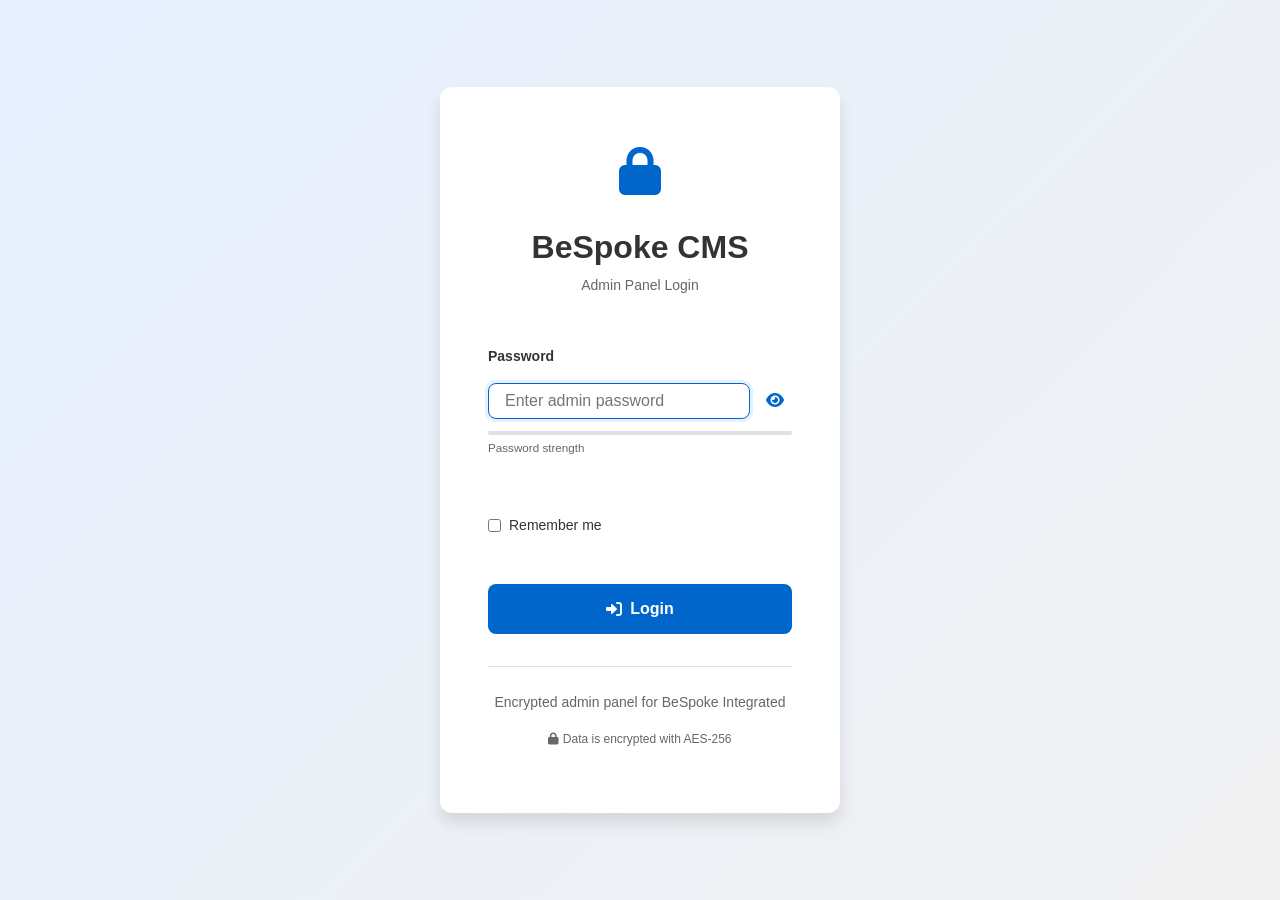
<file: admin/index.html>
<!DOCTYPE html>
<html lang="en">
<head>
    <meta charset="UTF-8">
    <meta name="viewport" content="width=device-width, initial-scale=1.0">
    <title>BeSpoke CMS - Admin Login</title>
    <meta name="description" content="BeSpoke Integrated CMS Admin Panel">
    <link rel="stylesheet" href="https://cdnjs.cloudflare.com/ajax/libs/font-awesome/6.0.0/css/all.min.css">
    <link rel="stylesheet" href="../assets/css/base.css">
    <style>
        body {
            display: flex;
            align-items: center;
            justify-content: center;
            min-height: 100vh;
            background: linear-gradient(135deg, var(--color-primary-light) 0%, #f0f0f0 100%);
        }

        .login-container {
            background-color: #ffffff;
            border-radius: var(--border-radius-lg);
            box-shadow: var(--shadow-lg);
            padding: var(--spacing-2xl);
            max-width: 400px;
            width: 90%;
            animation: slideInUp 0.4s ease;
        }

        .login-header {
            text-align: center;
            margin-bottom: var(--spacing-2xl);
        }

        .login-icon {
            font-size: 48px;
            color: var(--color-primary);
            margin-bottom: var(--spacing-md);
        }

        .login-title {
            font-size: var(--font-size-2xl);
            font-weight: 700;
            margin-bottom: var(--spacing-sm);
        }

        .login-subtitle {
            color: var(--color-text-muted);
            font-size: var(--font-size-sm);
        }

        .login-form {
            display: flex;
            flex-direction: column;
            gap: var(--spacing-lg);
        }

        .form-group {
            display: flex;
            flex-direction: column;
            gap: var(--spacing-sm);
        }

        .form-label {
            font-weight: 600;
            font-size: var(--font-size-sm);
        }

        .password-input-group {
            display: flex;
            align-items: center;
            gap: var(--spacing-sm);
        }

        .password-input-group input {
            flex: 1;
        }

        .password-toggle {
            background: none;
            border: none;
            cursor: pointer;
            color: var(--color-primary);
            font-size: var(--font-size-base);
            padding: var(--spacing-sm);
        }

        .password-strength {
            font-size: var(--font-size-sm);
        }

        .strength-bar {
            width: 100%;
            height: 4px;
            background-color: var(--color-border);
            border-radius: 2px;
            overflow: hidden;
            margin-top: var(--spacing-xs);
        }

        .strength-fill {
            height: 100%;
            transition: width 0.3s ease, background-color 0.3s ease;
            width: 0%;
        }

        .strength-fill.weak { width: 25%; background-color: var(--color-error); }
        .strength-fill.fair { width: 50%; background-color: var(--color-warning); }
        .strength-fill.good { width: 75%; background-color: #17a2b8; }
        .strength-fill.strong { width: 100%; background-color: var(--color-success); }

        .password-feedback {
            font-size: var(--font-size-sm);
            color: var(--color-text-muted);
        }

        .password-feedback li {
            margin-bottom: var(--spacing-xs);
        }

        .checkbox-group {
            display: flex;
            align-items: center;
            gap: var(--spacing-sm);
        }

        .checkbox-group input[type="checkbox"] {
            cursor: pointer;
        }

        .checkbox-group label {
            margin: 0;
            cursor: pointer;
            font-size: var(--font-size-sm);
        }

        .login-button {
            padding: var(--spacing-md) var(--spacing-lg);
            font-size: var(--font-size-base);
            font-weight: 600;
            border: none;
            border-radius: var(--border-radius);
            background-color: var(--color-primary);
            color: #ffffff;
            cursor: pointer;
            transition: var(--transition);
            display: flex;
            align-items: center;
            justify-content: center;
            gap: var(--spacing-sm);
        }

        .login-button:hover:not(:disabled) {
            background-color: var(--color-primary-dark);
            transform: translateY(-2px);
            box-shadow: var(--shadow-md);
        }

        .login-button:disabled {
            opacity: 0.6;
            cursor: not-allowed;
        }

        .login-footer {
            text-align: center;
            font-size: var(--font-size-sm);
            color: var(--color-text-muted);
            margin-top: var(--spacing-xl);
            padding-top: var(--spacing-lg);
            border-top: 1px solid var(--color-border);
        }

        .login-footer a {
            color: var(--color-primary);
            text-decoration: none;
        }

        .login-footer a:hover {
            text-decoration: underline;
        }

        .error-message {
            background-color: #f8d7da;
            color: #721c24;
            border: 1px solid #f5c6cb;
            padding: var(--spacing-md);
            border-radius: var(--border-radius);
            display: none;
            margin-bottom: var(--spacing-lg);
        }

        .error-message.show {
            display: block;
            animation: shake 0.5s ease;
        }

        @keyframes slideInUp {
            from {
                opacity: 0;
                transform: translateY(30px);
            }
            to {
                opacity: 1;
                transform: translateY(0);
            }
        }

        @keyframes shake {
            0%, 100% { transform: translateX(0); }
            25% { transform: translateX(-5px); }
            75% { transform: translateX(5px); }
        }

        .loader-overlay {
            display: none;
            position: fixed;
            top: 0;
            left: 0;
            right: 0;
            bottom: 0;
            background-color: rgba(0, 0, 0, 0.5);
            z-index: 1000;
            align-items: center;
            justify-content: center;
        }

        .loader-overlay.active {
            display: flex;
        }

        .loader-content {
            text-align: center;
            color: #ffffff;
        }

        .spinner {
            display: inline-block;
            width: 40px;
            height: 40px;
            border: 4px solid rgba(255, 255, 255, 0.3);
            border-top-color: #ffffff;
            border-radius: 50%;
            animation: spin 0.8s linear infinite;
            margin-bottom: var(--spacing-md);
        }

        @keyframes spin {
            to { transform: rotate(360deg); }
        }
    </style>
</head>
<body>
    <div class="login-container">
        <div class="login-header">
            <div class="login-icon">
                <i class="fas fa-lock"></i>
            </div>
            <h1 class="login-title">BeSpoke CMS</h1>
            <p class="login-subtitle">Admin Panel Login</p>
        </div>

        <div class="error-message" id="errorMessage"></div>

        <form class="login-form" id="loginForm">
            <div class="form-group">
                <label class="form-label">Password</label>
                <div class="password-input-group">
                    <input
                        type="password"
                        id="password"
                        class="form-control"
                        placeholder="Enter admin password"
                        autocomplete="off"
                        required
                    >
                    <button type="button" class="password-toggle" id="passwordToggle">
                        <i class="fas fa-eye"></i>
                    </button>
                </div>

                <div class="password-strength">
                    <div class="strength-bar">
                        <div class="strength-fill" id="strengthFill"></div>
                    </div>
                    <small id="strengthText" style="color: var(--color-text-muted); display: block; margin-top: 4px;">Password strength</small>
                </div>

                <ul class="password-feedback" id="passwordFeedback" style="list-style: none; padding: 0;"></ul>
            </div>

            <div class="form-group">
                <div class="checkbox-group">
                    <input type="checkbox" id="rememberMe" name="rememberMe">
                    <label for="rememberMe">Remember me</label>
                </div>
            </div>

            <button type="submit" class="login-button" id="loginButton">
                <i class="fas fa-sign-in-alt"></i>
                <span>Login</span>
            </button>
        </form>

        <div class="login-footer">
            <p>Encrypted admin panel for BeSpoke Integrated</p>
            <p style="margin-top: var(--spacing-sm); font-size: 12px; color: var(--color-text-muted);">
                <i class="fas fa-lock"></i> Data is encrypted with AES-256
            </p>
        </div>
    </div>

    <div class="loader-overlay" id="loader">
        <div class="loader-content">
            <div class="spinner"></div>
            <p>Authenticating...</p>
        </div>
    </div>

    <!-- Load CMS modules (no external libraries needed - uses Web Crypto API) -->
    <script src="../assets/js/encryption.js"></script>
    <script src="../assets/js/data-manager.js"></script>
    <script src="../assets/js/utils.js"></script>
    <script src="../assets/js/admin-auth.js"></script>

    <!-- Login page script -->
    <script src="js/login.js"></script>
</body>
</html>
</file>
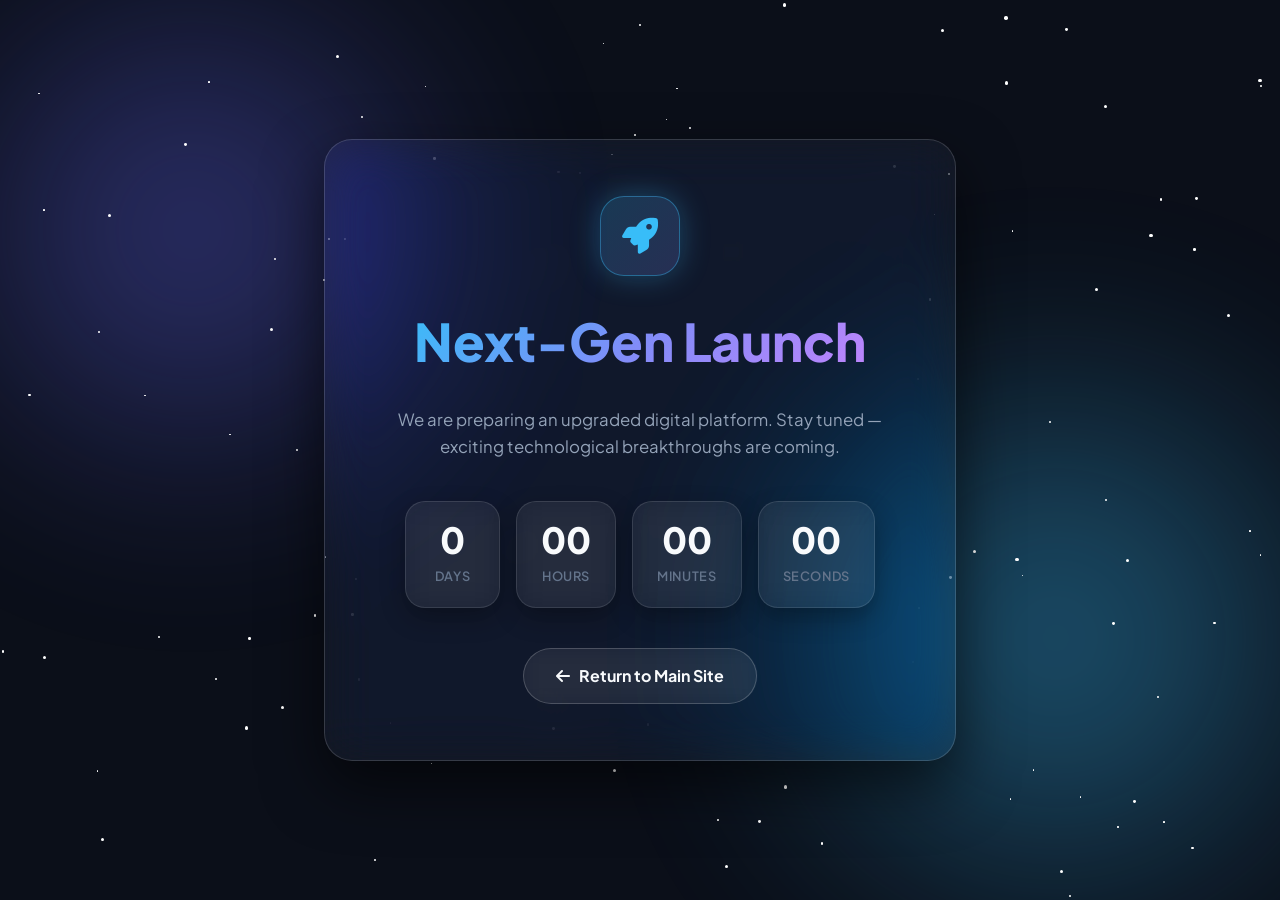
<file: demo.html>
<!DOCTYPE html>
<html lang="en">
<head>
    <meta charset="UTF-8">
    <meta name="viewport" content="width=device-width, initial-scale=1.0">
    <title>Coming Soon — Launch Countdown</title>
    <link rel="stylesheet" href="styles.css">
    <link rel="stylesheet" href="https://cdnjs.cloudflare.com/ajax/libs/font-awesome/6.4.0/css/all.min.css">
    <style>
        body {
            background: #0b0f19;
            overflow-x: hidden;
            min-height: 100vh;
            display: flex;
            align-items: center;
            justify-content: center;
        }

        #stars-container {
            position: fixed;
            inset: 0;
            z-index: 1;
            pointer-events: none;
        }

        .star {
            position: absolute;
            background-color: #fff;
            border-radius: 50%;
            animation: twinkle var(--duration) infinite ease-in-out;
        }

        @keyframes twinkle {
            0%, 100% { opacity: 0.2; transform: scale(0.8); }
            50% { opacity: 1; transform: scale(1.2); }
        }

        .demo-wrapper {
            position: relative;
            z-index: 10;
            width: 100%;
            max-width: 680px;
            padding: 1.5rem;
        }

        .demo-glass-panel {
            background: rgba(255, 255, 255, 0.04);
            backdrop-filter: blur(24px) saturate(200%);
            -webkit-backdrop-filter: blur(24px) saturate(200%);
            border: 1px solid rgba(255, 255, 255, 0.15);
            border-radius: var(--radius-xl);
            padding: 3.5rem 2.5rem;
            text-align: center;
            box-shadow: 0 25px 60px rgba(0, 0, 0, 0.6);
            display: flex;
            flex-direction: column;
            align-items: center;
            gap: 1.5rem;
        }

        .demo-icon-pod {
            width: 80px;
            height: 80px;
            border-radius: 24px;
            background: linear-gradient(135deg, rgba(56, 189, 248, 0.2), rgba(129, 140, 248, 0.2));
            border: 1px solid rgba(56, 189, 248, 0.4);
            display: flex;
            align-items: center;
            justify-content: center;
            font-size: 2.25rem;
            color: #38bdf8;
            box-shadow: 0 0 30px rgba(56, 189, 248, 0.3);
        }

        .demo-title {
            font-size: clamp(2.25rem, 5vw, 3.25rem);
            font-weight: 800;
            background: var(--gradient-brand);
            -webkit-background-clip: text;
            -webkit-text-fill-color: transparent;
            background-clip: text;
            margin: 0;
        }

        .demo-sub {
            color: var(--text-secondary);
            font-size: 1.05rem;
            line-height: 1.6;
            margin: 0;
        }

        #countdown {
            display: flex;
            gap: 1rem;
            align-items: center;
            justify-content: center;
            margin-top: 1rem;
            flex-wrap: wrap;
        }

        #countdown .time-box {
            background: rgba(255, 255, 255, 0.05);
            backdrop-filter: blur(16px);
            border: 1px solid rgba(255, 255, 255, 0.12);
            padding: 1.25rem 1.5rem;
            border-radius: var(--radius-lg);
            min-width: 95px;
            text-align: center;
            box-shadow: 0 10px 25px rgba(0, 0, 0, 0.3);
            transition: all var(--transition-normal);
        }

        #countdown .time-box:hover {
            border-color: rgba(56, 189, 248, 0.4);
            transform: translateY(-4px);
            background: rgba(255, 255, 255, 0.08);
        }

        #countdown .time-box span {
            display: block;
            font-size: 2.25rem;
            font-weight: 800;
            color: var(--text-primary);
            line-height: 1;
        }

        #countdown .time-box small {
            display: block;
            font-size: 0.8rem;
            color: var(--text-muted);
            font-weight: 600;
            margin-top: 0.5rem;
            text-transform: uppercase;
            letter-spacing: 0.05em;
        }
    </style>
</head>
<body>
    <!-- Ambient Background Blobs -->
    <div class="ambient-bg">
        <div class="blob blob-1"></div>
        <div class="blob blob-2"></div>
    </div>
    
    <div id="stars-container"></div>

    <div class="demo-wrapper">
        <div class="demo-glass-panel">
            <div class="demo-icon-pod">
                <i class="fas fa-rocket"></i>
            </div>
            <h1 class="demo-title" data-en="Next-Gen Launch" data-bm="Pelancaran Generasi Baru">Next-Gen Launch</h1>
            <p class="demo-sub" data-en="We are preparing an upgraded digital platform. Stay tuned — exciting technological breakthroughs are coming." data-bm="Kami sedang menyediakan platform digital yang dipertingkatkan. Nantikan — penemuan teknologi menarik bakal tiba.">
                We are preparing an upgraded digital platform. Stay tuned — exciting technological breakthroughs are coming.
            </p>
            
            <div id="countdown" aria-live="polite">
                <div class="time-box"><span id="days">0</span><small data-en="Days" data-bm="Hari">Days</small></div>
                <div class="time-box"><span id="hours">00</span><small data-en="Hours" data-bm="Jam">Hours</small></div>
                <div class="time-box"><span id="minutes">00</span><small data-en="Minutes" data-bm="Minit">Minutes</small></div>
                <div class="time-box"><span id="seconds">00</span><small data-en="Seconds" data-bm="Saat">Seconds</small></div>
            </div>

            <a href="index.html" class="btn btn-secondary" style="margin-top: 1rem;">
                <i class="fas fa-arrow-left"></i>
                <span data-en="Return to Main Site" data-bm="Kembali ke Laman Utama">Return to Main Site</span>
            </a>
        </div>
    </div>

    <script src="script.js"></script>
    <script>
        const starsContainer = document.getElementById('stars-container');
        const starCount = 120;
        for (let i = 0; i < starCount; i++) {
            const star = document.createElement('div');
            star.classList.add('star');
            const size = Math.random() * 2.5 + 1;
            star.style.width = `${size}px`;
            star.style.height = `${size}px`;
            star.style.left = `${Math.random() * 100}%`;
            star.style.top = `${Math.random() * 100}%`;
            star.style.setProperty('--duration', `${2 + Math.random() * 4}s`);
            star.style.animationDelay = `${Math.random() * 4}s`;
            starsContainer.appendChild(star);
        }

        // Countdown Timer
        (function(){
            const target = new Date(2026, 5, 1, 0, 0, 0); // June 1, 2026
            const daysEl = document.getElementById('days');
            const hoursEl = document.getElementById('hours');
            const minsEl = document.getElementById('minutes');
            const secsEl = document.getElementById('seconds');

            function updateCountdown(){
                const now = new Date();
                let diff = target - now;
                if (diff <= 0) {
                    daysEl.textContent = '0';
                    hoursEl.textContent = '00';
                    minsEl.textContent = '00';
                    secsEl.textContent = '00';
                    clearInterval(intervalId);
                    const heading = document.querySelector('.demo-title');
                    if (heading) heading.textContent = "We're Live!";
                    return;
                }

                const totalSec = Math.floor(diff / 1000);
                const days = Math.floor(totalSec / 86400);
                const hours = Math.floor((totalSec % 86400) / 3600);
                const minutes = Math.floor((totalSec % 3600) / 60);
                const seconds = totalSec % 60;

                daysEl.textContent = days;
                hoursEl.textContent = String(hours).padStart(2, '0');
                minsEl.textContent = String(minutes).padStart(2, '0');
                secsEl.textContent = String(seconds).padStart(2, '0');
            }

            updateCountdown();
            const intervalId = setInterval(updateCountdown, 1000);
        })();
    </script>
</body>
</html>
</file>
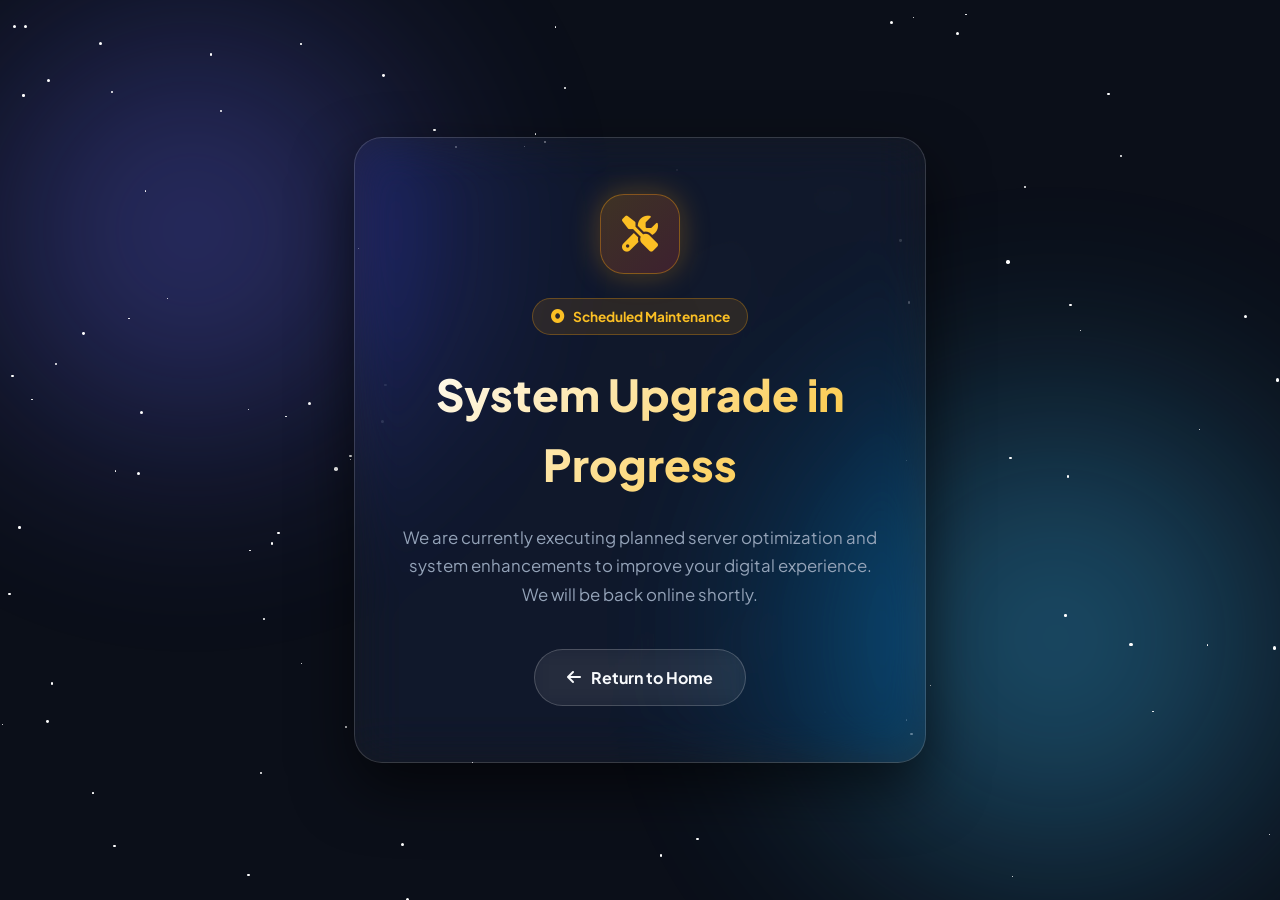
<file: maintenance.html>
<!DOCTYPE html>
<html lang="en">
<head>
    <meta charset="UTF-8">
    <meta name="viewport" content="width=device-width, initial-scale=1.0">
    <title>Scheduled Maintenance - BeSpoke Integrated</title>
    <link rel="stylesheet" href="styles.css">
    <link rel="stylesheet" href="https://cdnjs.cloudflare.com/ajax/libs/font-awesome/6.4.0/css/all.min.css">
    <style>
        body {
            background: #0b0f19;
            overflow-x: hidden;
            min-height: 100vh;
            display: flex;
            align-items: center;
            justify-content: center;
        }

        #stars-container {
            position: fixed;
            inset: 0;
            z-index: 1;
            pointer-events: none;
        }

        .star {
            position: absolute;
            background-color: #fff;
            border-radius: 50%;
            animation: twinkle var(--duration) infinite ease-in-out;
        }

        @keyframes twinkle {
            0%, 100% { opacity: 0.2; transform: scale(0.8); }
            50% { opacity: 1; transform: scale(1.2); }
        }

        .maintenance-wrapper {
            position: relative;
            z-index: 10;
            width: 100%;
            max-width: 620px;
            padding: 1.5rem;
        }

        .maintenance-glass-panel {
            background: rgba(255, 255, 255, 0.04);
            backdrop-filter: blur(24px) saturate(200%);
            -webkit-backdrop-filter: blur(24px) saturate(200%);
            border: 1px solid rgba(255, 255, 255, 0.15);
            border-radius: var(--radius-xl);
            padding: 3.5rem 2.5rem;
            text-align: center;
            box-shadow: 0 25px 60px rgba(0, 0, 0, 0.6);
            display: flex;
            flex-direction: column;
            align-items: center;
            gap: 1.5rem;
        }

        .maintenance-icon-pod {
            width: 80px;
            height: 80px;
            border-radius: 24px;
            background: linear-gradient(135deg, rgba(245, 158, 11, 0.2), rgba(239, 68, 68, 0.2));
            border: 1px solid rgba(245, 158, 11, 0.4);
            display: flex;
            align-items: center;
            justify-content: center;
            font-size: 2.25rem;
            color: #fbbf24;
            box-shadow: 0 0 30px rgba(245, 158, 11, 0.3);
            animation: pulse-glow 3s infinite alternate;
        }

        @keyframes pulse-glow {
            from { box-shadow: 0 0 20px rgba(245, 158, 11, 0.2); }
            to { box-shadow: 0 0 45px rgba(245, 158, 11, 0.5); }
        }

        .status-badge-amber {
            display: inline-flex;
            align-items: center;
            gap: 0.5rem;
            padding: 0.4rem 1.1rem;
            border-radius: var(--radius-full);
            background: rgba(245, 158, 11, 0.12);
            border: 1px solid rgba(245, 158, 11, 0.3);
            color: #fbbf24;
            font-size: 0.85rem;
            font-weight: 700;
        }

        .maintenance-title {
            font-size: clamp(2rem, 4vw, 2.75rem);
            font-weight: 800;
            background: linear-gradient(135deg, #ffffff 0%, #fbbf24 100%);
            -webkit-background-clip: text;
            -webkit-text-fill-color: transparent;
            background-clip: text;
            margin: 0;
        }

        .maintenance-desc {
            color: var(--text-secondary);
            font-size: 1.05rem;
            line-height: 1.7;
            margin: 0;
        }
    </style>
</head>
<body>
    <!-- Ambient Background Blobs -->
    <div class="ambient-bg">
        <div class="blob blob-1"></div>
        <div class="blob blob-2"></div>
    </div>
    
    <div id="stars-container"></div>

    <div class="maintenance-wrapper">
        <div class="maintenance-glass-panel">
            <div class="maintenance-icon-pod">
                <i class="fas fa-screwdriver-wrench"></i>
            </div>
            <div class="status-badge-amber">
                <i class="fas fa-circle-dot fa-spin"></i>
                <span data-en="Scheduled Maintenance" data-bm="Penyelenggaraan Terjadual">Scheduled Maintenance</span>
            </div>
            <h1 class="maintenance-title" data-en="System Upgrade in Progress" data-bm="Naik Taraf Sistem Sedang Berjalan">System Upgrade in Progress</h1>
            <p class="maintenance-desc" data-en="We are currently executing planned server optimization and system enhancements to improve your digital experience. We will be back online shortly." data-bm="Kami sedang menjalankan pengoptimuman pelayan dan peningkatan sistem yang dirancang untuk meningkatkan pengalaman digital anda. Kami akan kembali dalam masa terdekat.">
                We are currently executing planned server optimization and system enhancements to improve your digital experience. We will be back online shortly.
            </p>
            <a href="index.html" class="btn btn-secondary" style="margin-top: 1rem;">
                <i class="fas fa-arrow-left"></i>
                <span data-en="Return to Home" data-bm="Kembali ke Utama">Return to Home</span>
            </a>
        </div>
    </div>

    <script src="script.js"></script>
    <script>
        const starsContainer = document.getElementById('stars-container');
        const starCount = 120;
        for (let i = 0; i < starCount; i++) {
            const star = document.createElement('div');
            star.classList.add('star');
            const size = Math.random() * 2.5 + 1;
            star.style.width = `${size}px`;
            star.style.height = `${size}px`;
            star.style.left = `${Math.random() * 100}%`;
            star.style.top = `${Math.random() * 100}%`;
            star.style.setProperty('--duration', `${2 + Math.random() * 4}s`);
            star.style.animationDelay = `${Math.random() * 4}s`;
            starsContainer.appendChild(star);
        }
    </script>
</body>
</html>
</file>
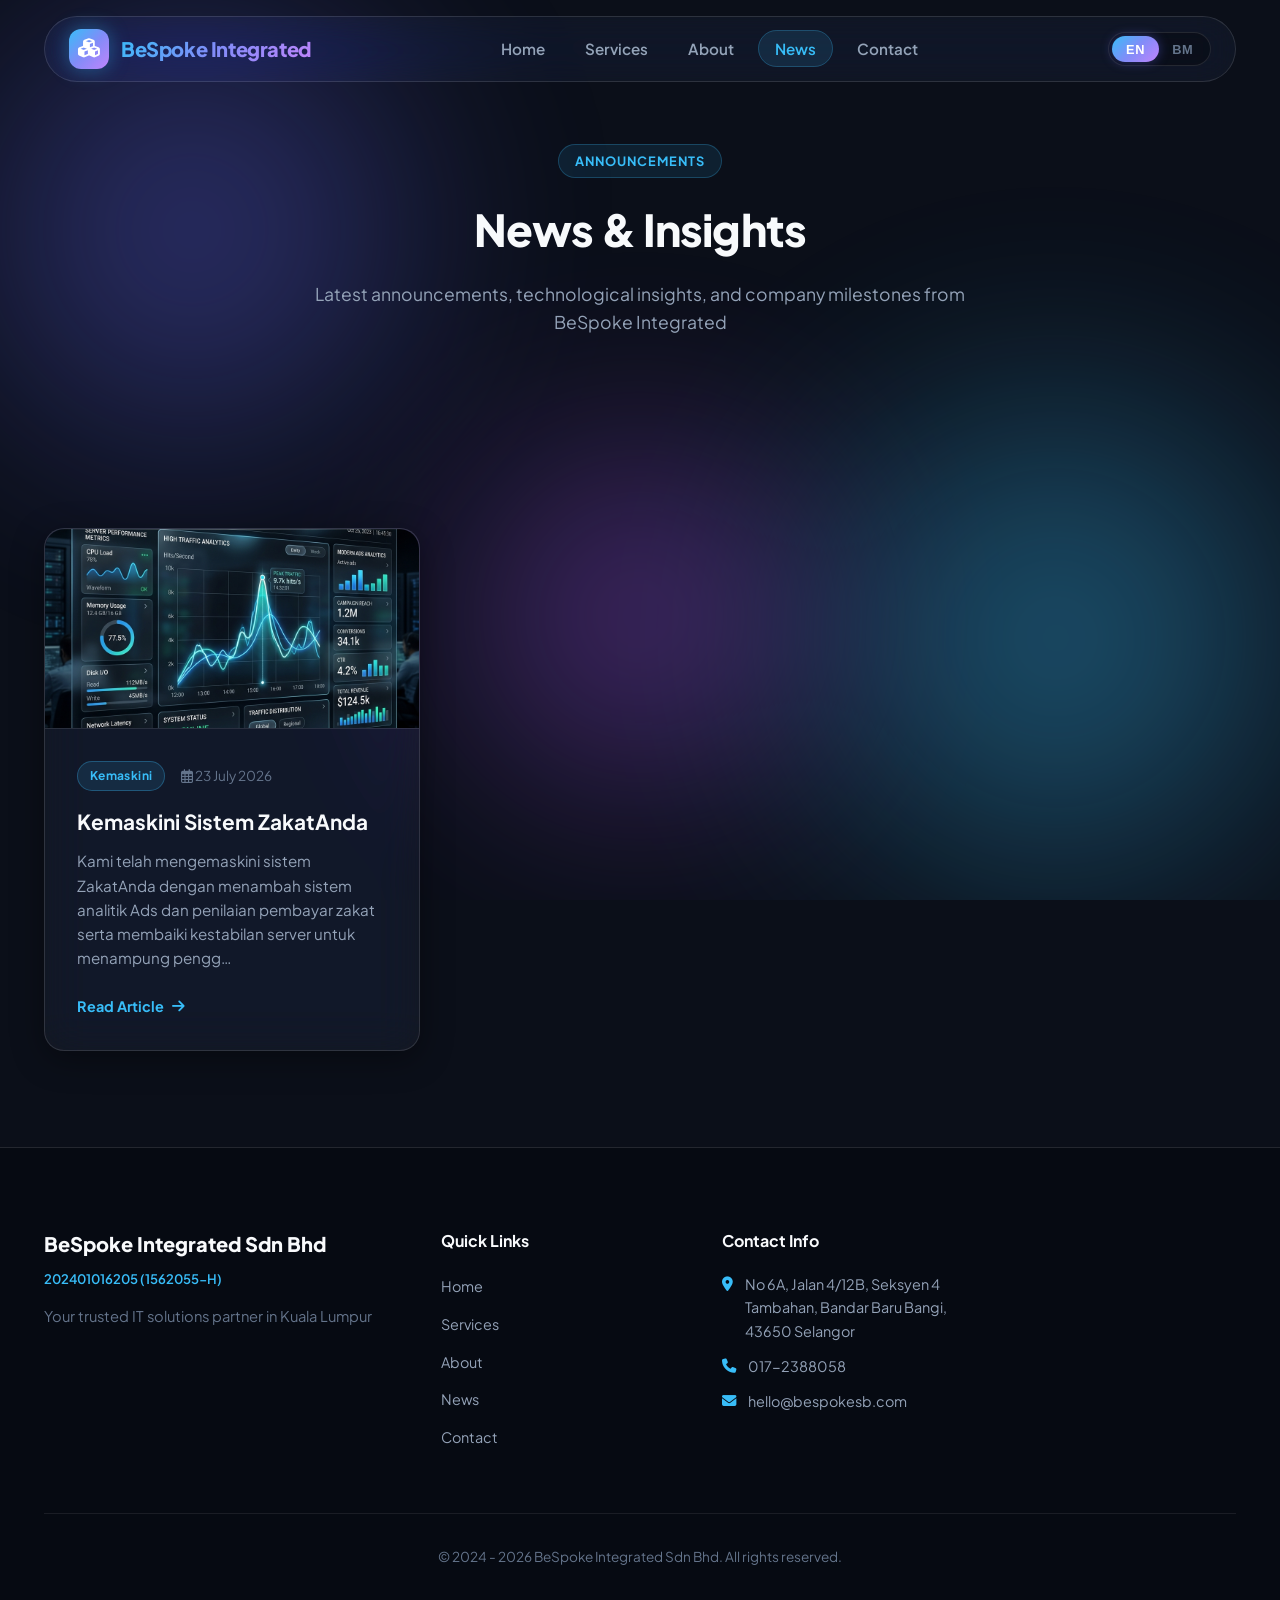
<file: news.html>
<!DOCTYPE html>
<html lang="en">
<head>
    <meta charset="UTF-8">
    <meta name="viewport" content="width=device-width, initial-scale=1.0">
    <title>News & Updates - BeSpoke Integrated Sdn Bhd</title>
    <meta name="description" content="Latest news, updates and insights from BeSpoke Integrated Sdn Bhd">
    <link rel="stylesheet" href="styles.css">
    <link rel="stylesheet" href="https://cdnjs.cloudflare.com/ajax/libs/font-awesome/6.4.0/css/all.min.css">
    <style>
        .news-hero {
            padding: 9rem 0 4rem;
            text-align: center;
            position: relative;
        }

        .news-section {
            padding: 2rem 0 6rem;
        }

        .news-grid {
            display: grid;
            grid-template-columns: repeat(auto-fill, minmax(340px, 1fr));
            gap: 2rem;
            margin-top: 2rem;
        }

        .news-card {
            padding: 0;
            display: flex;
            flex-direction: column;
            cursor: pointer;
        }

        .news-card-body {
            padding: 2rem;
            flex: 1;
            display: flex;
            flex-direction: column;
        }

        .news-meta {
            display: flex;
            align-items: center;
            gap: 1rem;
            margin-bottom: 1rem;
            font-size: 0.85rem;
            color: var(--text-muted);
        }

        .news-category {
            background: rgba(56, 189, 248, 0.12);
            color: #38bdf8;
            border: 1px solid rgba(56, 189, 248, 0.3);
            padding: 0.25rem 0.75rem;
            border-radius: var(--radius-full);
            font-weight: 700;
            font-size: 0.75rem;
            letter-spacing: 0.03em;
        }

        .news-title {
            font-size: 1.3rem;
            font-weight: 700;
            color: var(--text-primary);
            margin-bottom: 0.85rem;
            line-height: 1.4;
        }

        .news-excerpt {
            color: var(--text-secondary);
            font-size: 0.95rem;
            line-height: 1.6;
            flex: 1;
        }

        .news-read-more {
            margin-top: 1.5rem;
            color: #38bdf8;
            font-weight: 700;
            font-size: 0.9rem;
            display: inline-flex;
            align-items: center;
            gap: 0.5rem;
            transition: gap var(--transition-fast);
        }

        .news-card:hover .news-read-more {
            gap: 0.8rem;
            color: #818cf8;
        }

        /* Glass Modal Overlay */
        .post-modal-overlay {
            display: none;
            position: fixed;
            inset: 0;
            background: rgba(7, 10, 18, 0.85);
            backdrop-filter: blur(20px);
            -webkit-backdrop-filter: blur(20px);
            z-index: 2000;
            align-items: center;
            justify-content: center;
            padding: 1.5rem;
            opacity: 0;
            transition: opacity var(--transition-normal);
        }

        .post-modal-overlay.active {
            display: flex;
            opacity: 1;
        }

        .post-modal {
            background: rgba(255, 255, 255, 0.05);
            backdrop-filter: blur(24px) saturate(200%);
            -webkit-backdrop-filter: blur(24px) saturate(200%);
            border: 1px solid rgba(255, 255, 255, 0.15);
            border-radius: var(--radius-xl);
            box-shadow: var(--glass-shadow-lg);
            max-width: 780px;
            width: 100%;
            max-height: 85vh;
            overflow-y: auto;
            padding: 2.5rem;
            position: relative;
            transform: scale(0.95);
            transition: transform var(--transition-normal);
        }

        .post-modal-overlay.active .post-modal {
            transform: scale(1);
        }

        .post-modal-close {
            position: absolute;
            top: 1.25rem;
            right: 1.25rem;
            background: rgba(255, 255, 255, 0.08);
            border: 1px solid rgba(255, 255, 255, 0.15);
            width: 40px;
            height: 40px;
            border-radius: 50%;
            font-size: 1rem;
            cursor: pointer;
            display: flex;
            align-items: center;
            justify-content: center;
            color: var(--text-primary);
            transition: all var(--transition-fast);
        }

        .post-modal-close:hover {
            background: rgba(255, 255, 255, 0.2);
            transform: rotate(90deg);
        }

        .post-modal-meta {
            display: flex;
            gap: 1rem;
            align-items: center;
            margin-bottom: 1.25rem;
            flex-wrap: wrap;
        }

        .post-modal-title {
            font-size: clamp(1.5rem, 3vw, 2.25rem);
            font-weight: 800;
            color: var(--text-primary);
            margin-bottom: 1.5rem;
            line-height: 1.3;
        }

        .post-modal-content {
            color: var(--text-secondary);
            line-height: 1.8;
            font-size: 1.05rem;
            white-space: pre-wrap;
        }

        .news-card-img {
            width: 100%;
            height: 200px;
            object-fit: cover;
            border-top-left-radius: var(--radius-lg);
            border-top-right-radius: var(--radius-lg);
            border-bottom: 1px solid rgba(255, 255, 255, 0.1);
        }

        .post-modal-img {
            width: 100%;
            max-height: 350px;
            object-fit: cover;
            border-radius: var(--radius-md);
            margin-bottom: 1.5rem;
            border: 1px solid rgba(255, 255, 255, 0.15);
            box-shadow: 0 10px 30px rgba(0,0,0,0.4);
        }

        .post-modal-link-btn {
            display: inline-flex;
            align-items: center;
            gap: 0.5rem;
            margin-top: 1.5rem;
            padding: 0.75rem 1.5rem;
            border-radius: var(--radius-full);
            background: var(--gradient-brand);
            color: white;
            font-weight: 700;
            text-decoration: none;
            box-shadow: 0 8px 20px rgba(56, 189, 248, 0.3);
            transition: all var(--transition-normal);
        }

        .post-modal-link-btn:hover {
            transform: translateY(-2px);
            box-shadow: 0 12px 28px rgba(56, 189, 248, 0.5);
        }

        .news-empty, .news-loading {
            text-align: center;
            padding: 5rem 0;
            color: var(--text-muted);
        }

        .news-empty i, .news-loading i {
            font-size: 3rem;
            margin-bottom: 1rem;
            display: block;
            opacity: 0.6;
        }

        @media (max-width: 768px) {
            .news-grid { grid-template-columns: 1fr; }
            .post-modal { padding: 1.75rem; }
        }
    </style>
</head>
<body>
    <!-- Ambient Glowing Background Mesh -->
    <div class="ambient-bg">
        <div class="blob blob-1"></div>
        <div class="blob blob-2"></div>
        <div class="blob blob-3"></div>
    </div>

    <!-- Header Navigation -->
    <header class="header">
        <div class="container">
            <nav class="nav-container">
                <a href="index.html" class="nav-brand">
                    <div class="brand-logo-icon">
                        <i class="fas fa-cubes"></i>
                    </div>
                    <span class="brand-text">BeSpoke Integrated</span>
                </a>
                <ul class="nav-menu">
                    <li><a href="index.html#home" class="nav-link" data-en="Home" data-bm="Laman Utama">Home</a></li>
                    <li><a href="index.html#services" class="nav-link" data-en="Services" data-bm="Perkhidmatan">Services</a></li>
                    <li><a href="index.html#about" class="nav-link" data-en="About" data-bm="Tentang">About</a></li>
                    <li><a href="news.html" class="nav-link active" data-en="News" data-bm="Berita">News</a></li>
                    <li><a href="index.html#contact" class="nav-link" data-en="Contact" data-bm="Hubungi">Contact</a></li>
                </ul>
                <div style="display: flex; align-items: center; gap: 1rem;">
                    <div class="language-toggle">
                        <button class="lang-btn active" data-lang="en">EN</button>
                        <button class="lang-btn" data-lang="bm">BM</button>
                    </div>
                    <div class="hamburger">
                        <span></span>
                        <span></span>
                        <span></span>
                    </div>
                </div>
            </nav>
        </div>
    </header>

    <!-- News Hero -->
    <section class="news-hero">
        <div class="container">
            <div class="section-header">
                <span class="section-tag" data-en="Announcements" data-bm="Pengumuman">Announcements</span>
                <h1 class="section-title" data-en="News & Insights" data-bm="Berita & Wawasan">News & Insights</h1>
                <p class="section-subtitle" data-en="Latest announcements, technological insights, and company milestones from BeSpoke Integrated" data-bm="Pengumuman terkini, wawasan teknologi, dan pencapaian syarikat daripada BeSpoke Integrated">
                    Latest announcements, technological insights, and company milestones from BeSpoke Integrated
                </p>
            </div>
        </div>
    </section>

    <!-- Posts Section -->
    <section class="news-section">
        <div class="container">
            <div id="newsGrid" class="news-loading">
                <i class="fas fa-circle-notch fa-spin" style="font-size:2.5rem;margin-bottom:1rem;display:block;color:#38bdf8;"></i>
                <span data-en="Loading latest articles…" data-bm="Memuatkan artikel terkini…">Loading latest articles…</span>
            </div>
        </div>
    </section>

    <!-- Footer -->
    <footer class="footer">
        <div class="container">
            <div class="footer-content">
                <div class="footer-section">
                    <h3 class="footer-brand-title">BeSpoke Integrated Sdn Bhd</h3>
                    <p class="footer-reg-number">202401016205 (1562055-H)</p>
                    <p class="footer-description" data-en="Your trusted IT solutions partner in Kuala Lumpur" data-bm="Rakan penyelesaian IT dipercayai anda di Kuala Lumpur">
                        Your trusted IT solutions partner in Kuala Lumpur
                    </p>
                </div>
                <div class="footer-section">
                    <h4 class="footer-column-title" data-en="Quick Links" data-bm="Pautan Pantas">Quick Links</h4>
                    <ul class="footer-links">
                        <li><a href="index.html#home" data-en="Home" data-bm="Laman Utama">Home</a></li>
                        <li><a href="index.html#services" data-en="Services" data-bm="Perkhidmatan">Services</a></li>
                        <li><a href="index.html#about" data-en="About" data-bm="Tentang">About</a></li>
                        <li><a href="news.html" data-en="News" data-bm="Berita">News</a></li>
                        <li><a href="index.html#contact" data-en="Contact" data-bm="Hubungi">Contact</a></li>
                    </ul>
                </div>
                <div class="footer-section">
                    <h4 class="footer-column-title" data-en="Contact Info" data-bm="Maklumat Hubungan">Contact Info</h4>
                    <div class="footer-contact-item">
                        <i class="fas fa-map-marker-alt"></i>
                        <span>No 6A, Jalan 4/12B, Seksyen 4 Tambahan, Bandar Baru Bangi, 43650 Selangor</span>
                    </div>
                    <div class="footer-contact-item">
                        <i class="fas fa-phone"></i>
                        <span>017-2388058</span>
                    </div>
                    <div class="footer-contact-item">
                        <i class="fas fa-envelope"></i>
                        <span>hello@bespokesb.com</span>
                    </div>
                </div>
            </div>
            <div class="footer-bottom">
                <p>&copy; 2024 - <script>document.write(new Date().getFullYear());</script> BeSpoke Integrated Sdn Bhd. All rights reserved.</p>
            </div>
        </div>
    </footer>

    <!-- Post Modal Overlay -->
    <div class="post-modal-overlay" id="postModal">
        <div class="post-modal">
            <button class="post-modal-close" id="modalClose"><i class="fas fa-times"></i></button>
            <div class="post-modal-meta" id="modalMeta"></div>
            <h2 class="post-modal-title" id="modalTitle"></h2>
            <div class="post-modal-content" id="modalContent"></div>
        </div>
    </div>

    <script src="script.js"></script>
    <script>
        const grid         = document.getElementById('newsGrid');
        const modal        = document.getElementById('postModal');
        const modalTitle   = document.getElementById('modalTitle');
        const modalMeta    = document.getElementById('modalMeta');
        const modalContent = document.getElementById('modalContent');

        const t = {
            en: {
                readMore:  'Read Article',
                empty:     'No articles published yet. Check back soon!',
                fileProto: 'Open this page via web server to fetch published news.',
            },
            bm: {
                readMore:  'Baca Artikel',
                empty:     'Tiada artikel diterbitkan lagi. Semak semula tidak lama lagi!',
                fileProto: 'Buka laman ini melalui pelayan web untuk mengambil berita.',
            }
        };

        function lang() { return window.__currentLang || localStorage.getItem('bespoke-lang') || 'en'; }
        function tr(key) { return (t[lang()] || t.en)[key]; }

        function formatDate(iso) {
            return new Date(iso).toLocaleDateString(
                lang() === 'bm' ? 'ms-MY' : 'en-MY',
                { year: 'numeric', month: 'long', day: 'numeric' }
            );
        }

        function excerpt(text, max = 160) {
            const plain = text.replace(/[#*_`>\-]/g, '').trim();
            return plain.length > max ? plain.slice(0, max).trim() + '…' : plain;
        }

        function formatContentWithLinks(text) {
            const urlRegex = /(https?:\/\/[^\s]+)/g;
            return text.replace(urlRegex, url => `<a href="${url}" target="_blank" rel="noopener noreferrer" style="color:#38bdf8;text-decoration:underline;font-weight:600;">${url}</a>`);
        }

        function openPost(post) {
            modalMeta.innerHTML = `
                <span class="news-category">${post.category || 'News'}</span>
                <span style="color:var(--text-muted);font-size:.85rem;"><i class="far fa-calendar-alt"></i> ${formatDate(post.date)}</span>
            `;
            modalTitle.textContent = post.title;
            
            let modalBody = '';
            if (post.image) {
                modalBody += `<img src="${post.image}" alt="${post.title}" class="post-modal-img" />`;
            }
            modalBody += `<div style="white-space:pre-wrap;">${formatContentWithLinks(post.content)}</div>`;
            if (post.url) {
                modalBody += `<div><a href="${post.url}" target="_blank" rel="noopener noreferrer" class="post-modal-link-btn"><i class="fas fa-external-link-alt"></i> Sila Layari Portal ZakatAnda (${post.url})</a></div>`;
            }

            modalContent.innerHTML = modalBody;
            modal.classList.add('active');
            document.body.style.overflow = 'hidden';
        }

        function closeModal() {
            modal.classList.remove('active');
            document.body.style.overflow = '';
        }

        document.getElementById('modalClose').addEventListener('click', closeModal);
        modal.addEventListener('click', e => { if (e.target === modal) closeModal(); });
        document.addEventListener('keydown', e => { if (e.key === 'Escape') closeModal(); });

        let cachedPosts = [];

        function renderPosts(posts) {
            const published = posts.filter(p => p.status !== 'draft');
            if (published.length === 0) {
                grid.className = 'news-empty';
                grid.innerHTML = `<i class="fas fa-newspaper"></i><p>${tr('empty')}</p>`;
                return;
            }
            const sorted = [...published].sort((a, b) => new Date(b.date) - new Date(a.date));
            grid.className = 'news-grid';
            grid.innerHTML = sorted.map(post => `
                <article class="glass-card news-card" onclick='openPost(${JSON.stringify(post).replace(/'/g, "&#39;")})'>
                    ${post.image ? `<img src="${post.image}" alt="${post.title}" class="news-card-img" />` : ''}
                    <div class="news-card-body">
                        <div class="news-meta">
                            <span class="news-category">${post.category || 'News'}</span>
                            <span><i class="far fa-calendar-alt"></i> ${formatDate(post.date)}</span>
                        </div>
                        <h2 class="news-title">${post.title}</h2>
                        <p class="news-excerpt">${excerpt(post.content)}</p>
                        <span class="news-read-more">${tr('readMore')} <i class="fas fa-arrow-right"></i></span>
                    </div>
                </article>
            `).join('');
        }

        async function loadPosts() {
            if (location.protocol === 'file:') {
                grid.className = 'news-empty';
                grid.innerHTML = `<i class="fas fa-newspaper"></i><p>${tr('fileProto')}</p>`;
                return;
            }
            try {
                const res  = await fetch('data/posts.json');
                if (!res.ok) throw new Error();
                const data = await res.json();
                cachedPosts = data.posts || [];
                renderPosts(cachedPosts);
            } catch {
                grid.className = 'news-empty';
                grid.innerHTML = `<i class="fas fa-newspaper"></i><p>${tr('empty')}</p>`;
            }
        }

        document.addEventListener('langchange', () => {
            if (cachedPosts.length) renderPosts(cachedPosts);
        });

        loadPosts();
    </script>
</body>
</html>
</file>
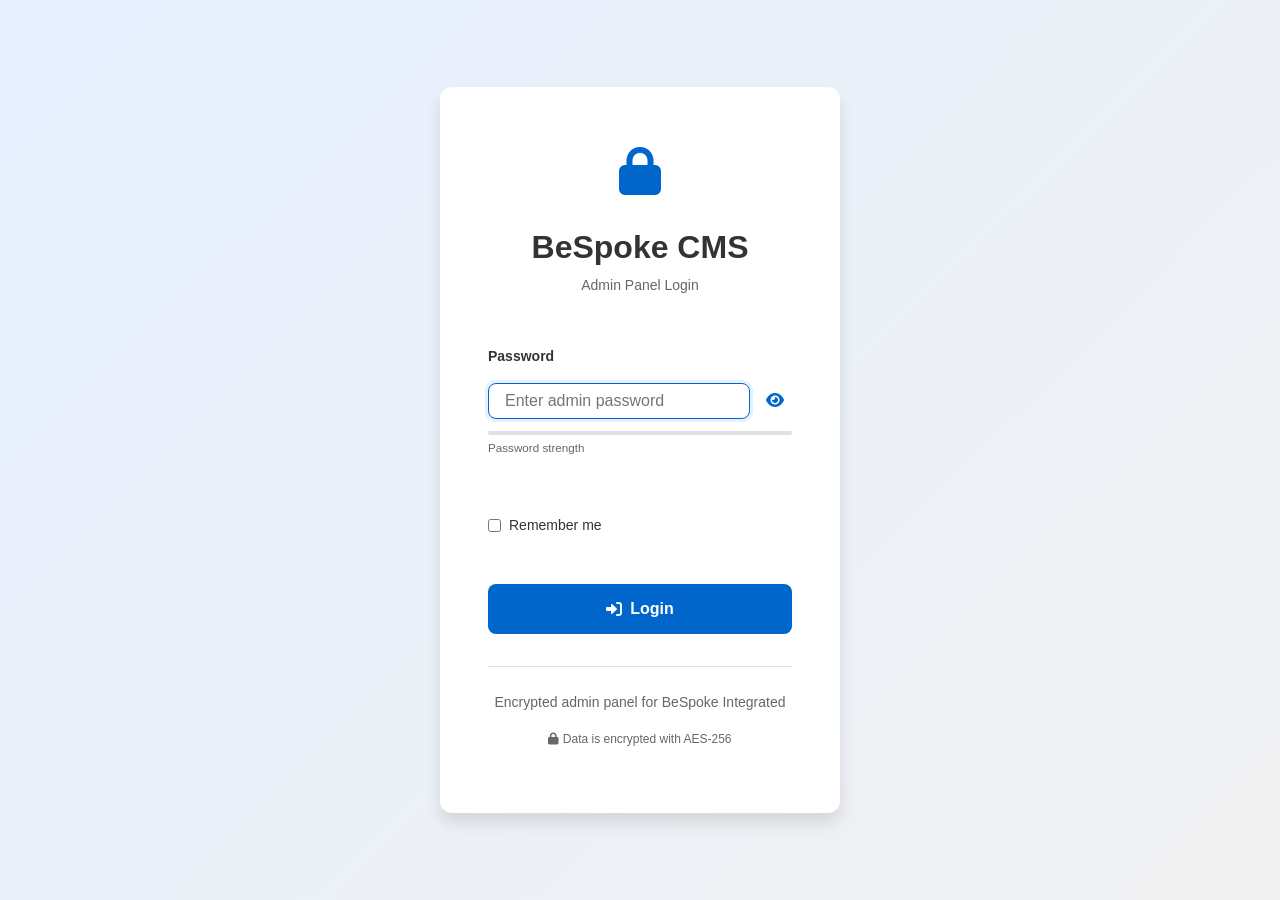
<file: admin/dashboard.html>
<!DOCTYPE html>
<html lang="en">
<head>
    <meta charset="UTF-8">
    <meta name="viewport" content="width=device-width, initial-scale=1.0">
    <title>BeSpoke CMS - Dashboard</title>
    <meta name="description" content="BeSpoke Integrated CMS Admin Dashboard">
    <link rel="stylesheet" href="https://cdnjs.cloudflare.com/ajax/libs/font-awesome/6.0.0/css/all.min.css">
    <link rel="stylesheet" href="../assets/css/base.css">
    <link rel="stylesheet" href="../assets/css/admin.css">
    <style>
        .dashboard-content-area {
            display: none;
        }

        .dashboard-content-area.active {
            display: block;
            animation: fadeIn 0.3s ease;
        }

        @keyframes fadeIn {
            from { opacity: 0; }
            to { opacity: 1; }
        }

        .editor-grid {
            display: grid;
            grid-template-columns: 1fr 1fr;
            gap: var(--spacing-lg);
            margin-bottom: var(--spacing-xl);
        }

        @media (max-width: 1024px) {
            .editor-grid {
                grid-template-columns: 1fr;
            }
        }

        .editor-card {
            background-color: #ffffff;
            border-radius: var(--border-radius-lg);
            padding: var(--spacing-lg);
            box-shadow: var(--shadow-md);
        }

        .editor-card-title {
            font-size: var(--font-size-lg);
            font-weight: 600;
            margin-bottom: var(--spacing-md);
        }

        .list-items {
            max-height: 400px;
            overflow-y: auto;
        }

        .list-item {
            display: flex;
            justify-content: space-between;
            align-items: center;
            padding: var(--spacing-md);
            border: 1px solid var(--color-border);
            border-radius: var(--border-radius);
            margin-bottom: var(--spacing-sm);
            transition: var(--transition);
        }

        .list-item:hover {
            background-color: var(--color-light);
        }

        .list-item-info h4 {
            margin: 0 0 var(--spacing-xs) 0;
            font-size: var(--font-size-base);
        }

        .list-item-info p {
            margin: 0;
            font-size: var(--font-size-sm);
            color: var(--color-text-muted);
        }

        .list-item-actions {
            display: flex;
            gap: var(--spacing-sm);
        }

        .btn-icon {
            background: none;
            border: none;
            cursor: pointer;
            padding: var(--spacing-sm);
            color: var(--color-text-muted);
            transition: var(--transition);
            font-size: var(--font-size-base);
        }

        .btn-icon:hover {
            color: var(--color-primary);
        }

        .btn-icon.danger:hover {
            color: var(--color-error);
        }

        .loader-overlay {
            display: none;
            position: fixed;
            top: 0;
            left: 0;
            right: 0;
            bottom: 0;
            background-color: rgba(0, 0, 0, 0.5);
            z-index: 2000;
            align-items: center;
            justify-content: center;
        }

        .loader-overlay.active {
            display: flex;
        }

        .loader-content {
            text-align: center;
            color: #ffffff;
        }

        .spinner {
            width: 40px;
            height: 40px;
            border: 4px solid rgba(255, 255, 255, 0.3);
            border-top-color: #ffffff;
            border-radius: 50%;
            animation: spin 0.8s linear infinite;
            margin-bottom: var(--spacing-md);
        }

        @keyframes spin {
            to { transform: rotate(360deg); }
        }
    </style>
</head>
<body>
    <div class="admin-layout">
        <!-- Sidebar Navigation -->
        <aside class="admin-sidebar">
            <div class="admin-brand">BeSpoke CMS</div>
            <nav class="admin-nav">
                <li class="admin-nav-item">
                    <a href="#" class="admin-nav-link active" data-section="overview">
                        <i class="fas fa-chart-line"></i>
                        <span>Overview</span>
                    </a>
                </li>
                <li class="admin-nav-item">
                    <a href="#" class="admin-nav-link" data-section="company">
                        <i class="fas fa-building"></i>
                        <span>Company</span>
                    </a>
                </li>
                <li class="admin-nav-item">
                    <a href="#" class="admin-nav-link" data-section="blogs">
                        <i class="fas fa-blog"></i>
                        <span>News & Updates</span>
                    </a>
                </li>
                <li class="admin-nav-item">
                    <a href="#" class="admin-nav-link" data-section="clients">
                        <i class="fas fa-handshake"></i>
                        <span>Clients</span>
                    </a>
                </li>
                <li class="admin-nav-item">
                    <a href="#" class="admin-nav-link" data-section="testimonials">
                        <i class="fas fa-quote-left"></i>
                        <span>Testimonials</span>
                    </a>
                </li>
                <li class="admin-nav-item">
                    <a href="#" class="admin-nav-link" data-section="gallery">
                        <i class="fas fa-images"></i>
                        <span>Gallery</span>
                    </a>
                </li>
                <li class="admin-nav-item" style="margin-top: var(--spacing-xl); border-top: 1px solid rgba(255,255,255,0.1); padding-top: var(--spacing-lg);">
                    <a href="#" class="admin-nav-link" id="logoutBtn">
                        <i class="fas fa-sign-out-alt"></i>
                        <span>Logout</span>
                    </a>
                </li>
            </nav>
        </aside>

        <!-- Main Content -->
        <main class="admin-main">
            <!-- Header -->
            <header class="admin-header">
                <h1 class="admin-header-title" id="pageTitle">Dashboard</h1>
                <div class="admin-header-actions">
                    <button class="btn btn-secondary btn-sm" id="publishBtn">
                        <i class="fas fa-globe"></i> Publish Posts
                    </button>
                    <button class="btn btn-secondary btn-sm" id="exportBtn">
                        <i class="fas fa-download"></i> Export
                    </button>
                    <button class="btn btn-primary btn-sm" id="saveBtn" style="display: none;">
                        <i class="fas fa-save"></i> Save
                    </button>
                </div>
            </header>

            <!-- Content Area -->
            <div class="admin-content">
                <!-- Overview Section -->
                <section id="overview" class="dashboard-content-area active">
                    <div class="dashboard-grid">
                        <div class="dashboard-card">
                            <div class="dashboard-card-title">Total News & Updates</div>
                            <div class="dashboard-card-value" id="blogCount">0</div>
                        </div>
                        <div class="dashboard-card">
                            <div class="dashboard-card-title">Total Clients</div>
                            <div class="dashboard-card-value" id="clientCount">0</div>
                        </div>
                        <div class="dashboard-card">
                            <div class="dashboard-card-title">Total Testimonials</div>
                            <div class="dashboard-card-value" id="testimonialCount">0</div>
                        </div>
                        <div class="dashboard-card">
                            <div class="dashboard-card-title">Gallery Items</div>
                            <div class="dashboard-card-value" id="galleryCount">0</div>
                        </div>
                    </div>

                    <div style="display: grid; grid-template-columns: 1fr 1fr; gap: var(--spacing-lg);">
                        <div class="dashboard-card">
                            <h3 class="editor-card-title">Recent News & Updates</h3>
                            <div class="list-items" id="recentBlogs"></div>
                        </div>
                        <div class="dashboard-card">
                            <h3 class="editor-card-title">Recent Clients</h3>
                            <div class="list-items" id="recentClients"></div>
                        </div>
                    </div>
                </section>

                <!-- Company Section -->
                <section id="company" class="dashboard-content-area">
                    <div class="editor-card">
                        <h2 class="editor-card-title">Company Information</h2>
                        <form id="companyForm" class="editor-grid" style="grid-template-columns: 1fr;">
                            <div class="form-group">
                                <label>Company Name</label>
                                <input type="text" id="companyName" class="form-control" required>
                            </div>
                            <div class="form-group">
                                <label>About Text</label>
                                <textarea id="companyAbout" class="form-control" rows="4"></textarea>
                            </div>
                            <div class="form-group">
                                <label>Address</label>
                                <input type="text" id="companyAddress" class="form-control" required>
                            </div>
                            <div class="editor-grid" style="grid-template-columns: 1fr 1fr;">
                                <div class="form-group">
                                    <label>Phone</label>
                                    <input type="tel" id="companyPhone" class="form-control" required>
                                </div>
                                <div class="form-group">
                                    <label>Email</label>
                                    <input type="email" id="companyEmail" class="form-control" required>
                                </div>
                            </div>
                            <div class="editor-grid" style="grid-template-columns: 1fr 1fr;">
                                <div class="form-group">
                                    <label>WhatsApp Number</label>
                                    <input type="tel" id="companyWhatsapp" class="form-control">
                                </div>
                                <div class="form-group">
                                    <label>Instagram</label>
                                    <input type="url" id="companyInstagram" class="form-control">
                                </div>
                            </div>
                            <button type="submit" class="btn btn-primary" style="align-self: flex-start;">
                                <i class="fas fa-save"></i> Save Company Info
                            </button>
                        </form>
                    </div>
                </section>

                <!-- News & Updates Section -->
                <section id="blogs" class="dashboard-content-area">
                    <div style="display: flex; justify-content: space-between; align-items: center; margin-bottom: var(--spacing-lg);">
                        <h2 style="margin: 0;">News & Updates</h2>
                        <button class="btn btn-primary btn-sm" id="addBlogBtn">
                            <i class="fas fa-plus"></i> Add Post
                        </button>
                    </div>
                    <div class="list-items" id="blogsList"></div>
                </section>

                <!-- Clients Section -->
                <section id="clients" class="dashboard-content-area">
                    <div style="display: flex; justify-content: space-between; align-items: center; margin-bottom: var(--spacing-lg);">
                        <h2 style="margin: 0;">Clients</h2>
                        <button class="btn btn-primary btn-sm" id="addClientBtn">
                            <i class="fas fa-plus"></i> Add Client
                        </button>
                    </div>
                    <div class="list-items" id="clientsList"></div>
                </section>

                <!-- Testimonials Section -->
                <section id="testimonials" class="dashboard-content-area">
                    <div style="display: flex; justify-content: space-between; align-items: center; margin-bottom: var(--spacing-lg);">
                        <h2 style="margin: 0;">Testimonials</h2>
                        <button class="btn btn-primary btn-sm" id="addTestimonialBtn">
                            <i class="fas fa-plus"></i> Add Testimonial
                        </button>
                    </div>
                    <div class="list-items" id="testimonialsList"></div>
                </section>

                <!-- Gallery Section -->
                <section id="gallery" class="dashboard-content-area">
                    <div style="display: flex; justify-content: space-between; align-items: center; margin-bottom: var(--spacing-lg);">
                        <h2 style="margin: 0;">Gallery</h2>
                        <button class="btn btn-primary btn-sm" id="addGalleryBtn">
                            <i class="fas fa-plus"></i> Add Image
                        </button>
                    </div>
                    <div class="list-items" id="galleryList"></div>
                </section>
            </div>
        </main>
    </div>

    <!-- Modal Overlay -->
    <div class="modal-overlay" id="modalOverlay">
        <div class="modal" id="modal">
            <div class="modal-header">
                <h2 class="modal-header-title" id="modalTitle"></h2>
                <button type="button" class="modal-close" id="modalClose">
                    <i class="fas fa-times"></i>
                </button>
            </div>
            <div class="modal-body" id="modalBody"></div>
            <div class="modal-footer">
                <button type="button" class="btn btn-secondary" id="modalCancel">Cancel</button>
                <button type="button" class="btn btn-primary" id="modalSave">Save</button>
            </div>
        </div>
    </div>

    <!-- Loader -->
    <div class="loader-overlay" id="loader">
        <div class="loader-content">
            <div class="spinner"></div>
            <p>Loading...</p>
        </div>
    </div>

    <!-- Load CMS modules (no external libraries needed - uses Web Crypto API) -->
    <script src="../assets/js/encryption.js"></script>
    <script src="../assets/js/data-manager.js"></script>
    <script src="../assets/js/utils.js"></script>
    <script src="../assets/js/admin-auth.js"></script>

    <!-- Dashboard script -->
    <script src="js/dashboard.js"></script>
</body>
</html>
</file>
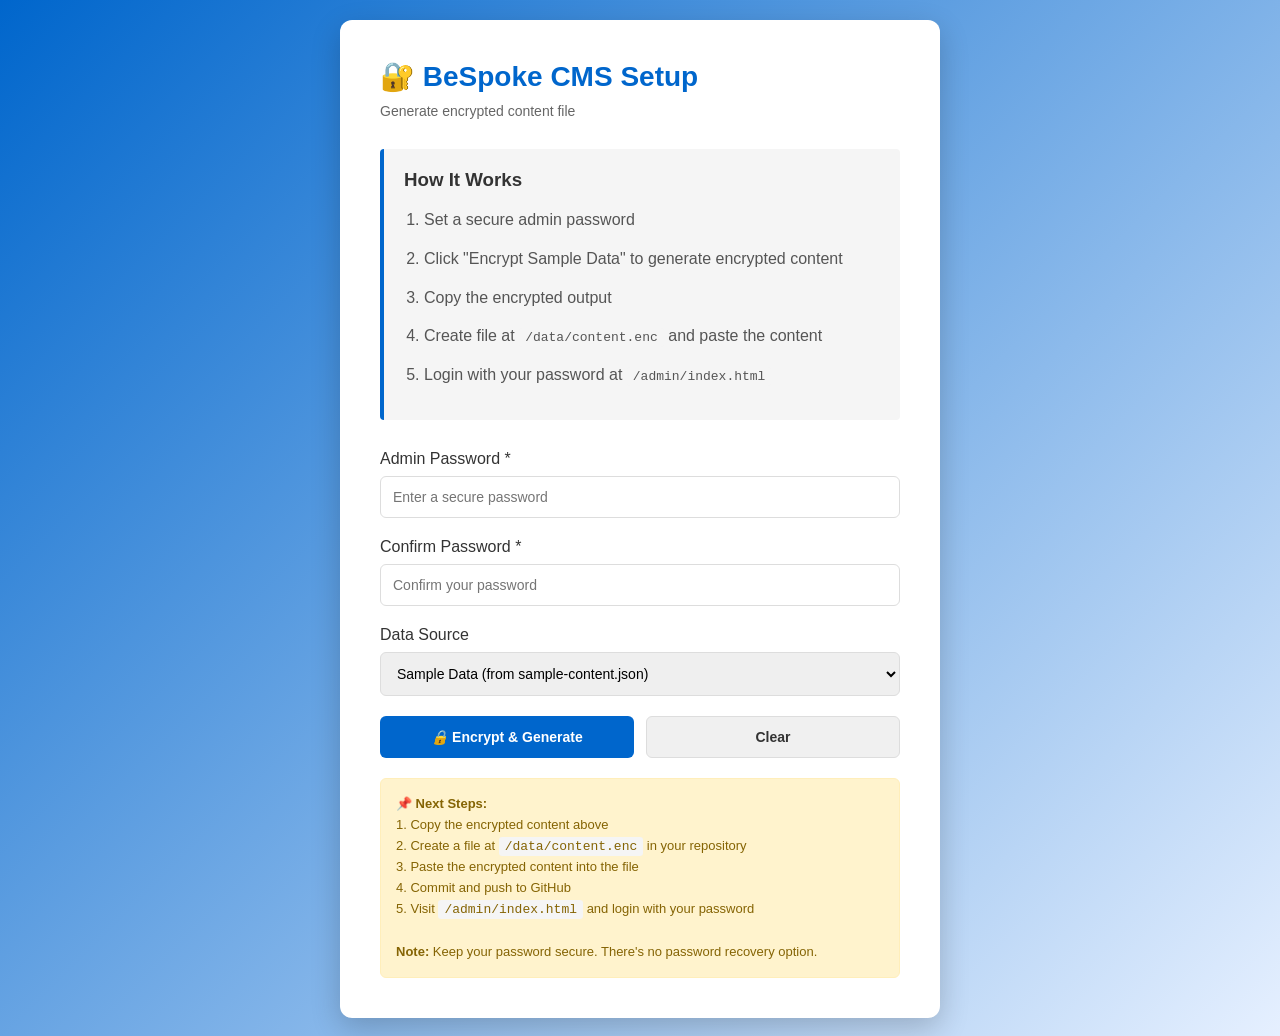
<file: admin/setup.html>
<!DOCTYPE html>
<html lang="en">
<head>
    <meta charset="UTF-8">
    <meta name="viewport" content="width=device-width, initial-scale=1.0">
    <title>BeSpoke CMS - Setup Helper</title>
    <style>
        * {
            margin: 0;
            padding: 0;
            box-sizing: border-box;
        }

        body {
            font-family: -apple-system, BlinkMacSystemFont, 'Segoe UI', Roboto, sans-serif;
            background: linear-gradient(135deg, #0066cc 0%, #e6f0ff 100%);
            min-height: 100vh;
            display: flex;
            align-items: center;
            justify-content: center;
            padding: 20px;
        }

        .container {
            background: white;
            border-radius: 12px;
            box-shadow: 0 10px 30px rgba(0, 0, 0, 0.2);
            max-width: 600px;
            width: 100%;
            padding: 40px;
        }

        h1 {
            color: #0066cc;
            margin-bottom: 10px;
            font-size: 28px;
        }

        .subtitle {
            color: #666;
            margin-bottom: 30px;
            font-size: 14px;
        }

        .steps {
            background: #f5f5f5;
            border-left: 4px solid #0066cc;
            padding: 20px;
            margin-bottom: 30px;
            border-radius: 4px;
        }

        .steps h3 {
            margin-bottom: 15px;
            color: #333;
        }

        .steps ol {
            margin-left: 20px;
            line-height: 1.8;
            color: #555;
        }

        .steps li {
            margin-bottom: 10px;
        }

        .form-group {
            margin-bottom: 20px;
        }

        label {
            display: block;
            margin-bottom: 8px;
            font-weight: 500;
            color: #333;
        }

        input[type="password"],
        select {
            width: 100%;
            padding: 12px;
            border: 1px solid #ddd;
            border-radius: 6px;
            font-size: 14px;
            font-family: inherit;
        }

        input[type="password"]:focus,
        select:focus {
            outline: none;
            border-color: #0066cc;
            box-shadow: 0 0 0 3px rgba(0, 102, 204, 0.1);
        }

        .button-group {
            display: grid;
            grid-template-columns: 1fr 1fr;
            gap: 12px;
            margin-bottom: 20px;
        }

        button {
            padding: 12px 24px;
            border: none;
            border-radius: 6px;
            font-size: 14px;
            font-weight: 600;
            cursor: pointer;
            transition: all 0.3s ease;
        }

        .btn-primary {
            background: #0066cc;
            color: white;
        }

        .btn-primary:hover {
            background: #0052a3;
        }

        .btn-secondary {
            background: #f0f0f0;
            color: #333;
            border: 1px solid #ddd;
        }

        .btn-secondary:hover {
            background: #e6e6e6;
        }

        .output-area {
            background: #f9f9f9;
            border: 1px solid #ddd;
            border-radius: 6px;
            padding: 15px;
            margin-bottom: 20px;
            display: none;
        }

        .output-area.active {
            display: block;
        }

        .output-area h4 {
            margin-bottom: 10px;
            color: #333;
        }

        .output-text {
            background: #fff;
            border: 1px solid #ddd;
            border-radius: 4px;
            padding: 12px;
            font-family: monospace;
            font-size: 12px;
            max-height: 200px;
            overflow-y: auto;
            word-break: break-all;
            color: #333;
        }

        .copy-btn {
            margin-top: 10px;
            width: 100%;
            padding: 10px;
            background: #28a745;
            color: white;
            border: none;
            border-radius: 6px;
            cursor: pointer;
            font-weight: 600;
        }

        .copy-btn:hover {
            background: #218838;
        }

        .message {
            padding: 12px;
            border-radius: 6px;
            margin-bottom: 20px;
            display: none;
        }

        .message.active {
            display: block;
        }

        .success {
            background: #d4edda;
            color: #155724;
            border: 1px solid #c3e6cb;
        }

        .error {
            background: #f8d7da;
            color: #721c24;
            border: 1px solid #f5c6cb;
        }

        .info {
            background: #d1ecf1;
            color: #0c5460;
            border: 1px solid #bee5eb;
        }

        .instructions {
            background: #fff3cd;
            border: 1px solid #ffeeba;
            border-radius: 6px;
            padding: 15px;
            margin-top: 20px;
            color: #856404;
            font-size: 13px;
            line-height: 1.6;
        }

        code {
            background: #f5f5f5;
            padding: 2px 6px;
            border-radius: 3px;
            font-family: monospace;
        }
    </style>
</head>
<body>
    <div class="container">
        <h1>🔐 BeSpoke CMS Setup</h1>
        <p class="subtitle">Generate encrypted content file</p>

        <div class="steps">
            <h3>How It Works</h3>
            <ol>
                <li>Set a secure admin password</li>
                <li>Click "Encrypt Sample Data" to generate encrypted content</li>
                <li>Copy the encrypted output</li>
                <li>Create file at <code>/data/content.enc</code> and paste the content</li>
                <li>Login with your password at <code>/admin/index.html</code></li>
            </ol>
        </div>

        <div id="message" class="message"></div>

        <form id="setupForm">
            <div class="form-group">
                <label for="password">Admin Password *</label>
                <input 
                    type="password" 
                    id="password" 
                    placeholder="Enter a secure password"
                    required
                >
            </div>

            <div class="form-group">
                <label for="confirmPassword">Confirm Password *</label>
                <input 
                    type="password" 
                    id="confirmPassword" 
                    placeholder="Confirm your password"
                    required
                >
            </div>

            <div class="form-group">
                <label for="dataSource">Data Source</label>
                <select id="dataSource">
                    <option value="sample">Sample Data (from sample-content.json)</option>
                    <option value="empty">Empty Schema (start fresh)</option>
                </select>
            </div>

            <div class="button-group">
                <button type="submit" class="btn-primary">
                    <i>🔒</i> Encrypt & Generate
                </button>
                <button type="reset" class="btn-secondary">Clear</button>
            </div>
        </form>

        <div id="outputArea" class="output-area">
            <h4>Encrypted Content (Copy this to /data/content.enc)</h4>
            <div class="output-text" id="outputText"></div>
            <button class="copy-btn" id="copyBtn">📋 Copy to Clipboard</button>
        </div>

        <div class="instructions">
            <strong>📌 Next Steps:</strong><br>
            1. Copy the encrypted content above<br>
            2. Create a file at <code>/data/content.enc</code> in your repository<br>
            3. Paste the encrypted content into the file<br>
            4. Commit and push to GitHub<br>
            5. Visit <code>/admin/index.html</code> and login with your password<br><br>
            <strong>Note:</strong> Keep your password secure. There's no password recovery option.
        </div>
    </div>

    <!-- Load CMS modules (no external libraries needed - uses Web Crypto API) -->
    <script src="../assets/js/encryption.js"></script>

    <script>
        const form = document.getElementById('setupForm');
        const passwordInput = document.getElementById('password');
        const confirmPasswordInput = document.getElementById('confirmPassword');
        const dataSourceSelect = document.getElementById('dataSource');
        const outputArea = document.getElementById('outputArea');
        const outputText = document.getElementById('outputText');
        const copyBtn = document.getElementById('copyBtn');
        const messageEl = document.getElementById('message');

        form.addEventListener('submit', async (e) => {
            e.preventDefault();
            clearMessage();

            const password = passwordInput.value;
            const confirmPassword = confirmPasswordInput.value;
            const dataSource = dataSourceSelect.value;

            // Validate passwords match
            if (password !== confirmPassword) {
                showMessage('Passwords do not match', 'error');
                return;
            }

            // Validate password strength
            if (password.length < 8) {
                showMessage('Password must be at least 8 characters', 'error');
                return;
            }

            try {
                // Load data
                let data;
                // Inline sample data — fetch() fails over file:// protocol
                const SAMPLE_DATA = {"version":"1.0","company":{"name":"BeSpoke Integrated Sdn Bhd","aboutText":"We are a leading IT solutions provider based in Kuala Lumpur, Malaysia, dedicated to helping businesses transform through innovative technology solutions. With years of experience and a team of skilled professionals, we deliver excellence in every project we undertake.","address":"No 6A, Jalan 4/12B, Seksyen 4 Tambahan, Bandar Baru Bangi, 43650 Selangor","phone":"017-2388058","email":"hello@bespokesb.com","whatsapp":"601722388058","googleMapsEmbed":"","socialMedia":{"facebook":"","linkedin":"","twitter":"","instagram":""}},"blogs":[{"id":"blog-1234567890","title":"Welcome to BeSpoke CMS","slug":"welcome-to-bespoke-cms","content":"# Welcome to BeSpoke CMS\n\nThis is a sample blog post to demonstrate the CMS functionality. You can edit or delete this post from the admin dashboard.\n\n## Features\n- Markdown support\n- Category tagging\n- Draft and publish status\n- Encrypted storage","coverImage":"https://via.placeholder.com/800x400?text=Blog+Cover","excerpt":"Welcome to BeSpoke CMS - Your encrypted content management system","date":"2024-05-20T10:30:00Z","category":"Updates","status":"published","author":"Admin","tags":["welcome","cms"],"featured":true,"createdAt":"2024-05-20T10:30:00Z","updatedAt":"2024-05-20T10:30:00Z"}],"clients":[{"id":"client-1234567890","name":"Tech Company Inc","logo":"https://via.placeholder.com/200x100?text=Client+Logo","website":"https://techcompany.com","description":"A leading technology company providing innovative solutions.","industry":"Technology","featured":true},{"id":"client-1234567891","name":"E-Commerce Solutions","logo":"https://via.placeholder.com/200x100?text=E-Commerce","website":"https://ecommerce.com","description":"Provider of complete e-commerce platforms.","industry":"E-Commerce","featured":true}],"testimonials":[{"id":"testimonial-1234567890","clientName":"John Doe","position":"CEO","company":"Tech Startup","feedback":"BeSpoke Integrated provided outstanding service and support. Their team is professional and delivers quality work consistently.","rating":5,"image":"https://via.placeholder.com/100?text=Avatar","featured":true,"date":"2024-05-20T10:30:00Z"},{"id":"testimonial-1234567891","clientName":"Jane Smith","position":"CTO","company":"Digital Agency","feedback":"Great collaboration and excellent technical expertise. Highly recommended for any IT projects.","rating":5,"image":"https://via.placeholder.com/100?text=Avatar2","featured":true,"date":"2024-05-19T14:20:00Z"}],"gallery":[{"id":"gallery-1234567890","title":"Office Environment","image":"https://via.placeholder.com/800x600?text=Office","thumbnail":"https://via.placeholder.com/200x150?text=Office","category":"Office","description":"Our modern office space in Bandar Baru Bangi","order":1,"featured":true},{"id":"gallery-1234567891","title":"Team Meeting","image":"https://via.placeholder.com/800x600?text=Team","thumbnail":"https://via.placeholder.com/200x150?text=Team","category":"Team","description":"Our talented team collaborating on projects","order":2,"featured":false}],"lastUpdated":"2024-05-20T10:30:00Z"};

                if (dataSource === 'sample') {
                    data = SAMPLE_DATA;
                    showMessage('✓ Sample data loaded successfully', 'info');
                } else {
                    // Empty schema
                    data = {
                        version: "1.0",
                        company: {
                            name: "Your Company",
                            aboutText: "",
                            address: "",
                            phone: "",
                            email: "",
                            whatsapp: "",
                            googleMapsEmbed: "",
                            socialMedia: {}
                        },
                        blogs: [],
                        clients: [],
                        testimonials: [],
                        gallery: [],
                        lastUpdated: new Date().toISOString()
                    };
                    showMessage('✓ Empty schema created', 'info');
                }

                // Encrypt
                const encrypted = await Encryption.encrypt(data, password);
                outputText.textContent = encrypted;
                outputArea.classList.add('active');

                // Store password hash so login can validate even on file://
                const _hashBuf = await crypto.subtle.digest('SHA-256', new TextEncoder().encode(password));
                const _hashHex = Array.from(new Uint8Array(_hashBuf)).map(b => b.toString(16).padStart(2,'0')).join('');
                localStorage.setItem('cms-password-hash', _hashHex);

                showMessage('✓ Encryption successful! Copy the output below.', 'success');
            } catch (error) {
                console.error('Error:', error);
                showMessage('❌ Error: ' + error.message, 'error');
            }
        });

        copyBtn.addEventListener('click', async () => {
            const text = outputText.textContent;
            try {
                await navigator.clipboard.writeText(text);
                showMessage('✓ Copied to clipboard!', 'success');
            } catch (error) {
                showMessage('Failed to copy. Please try again.', 'error');
            }
        });

        function showMessage(text, type) {
            messageEl.textContent = text;
            messageEl.className = `message active ${type}`;
        }

        function clearMessage() {
            messageEl.className = 'message';
            messageEl.textContent = '';
        }
    </script>
</body>
</html>
</file>
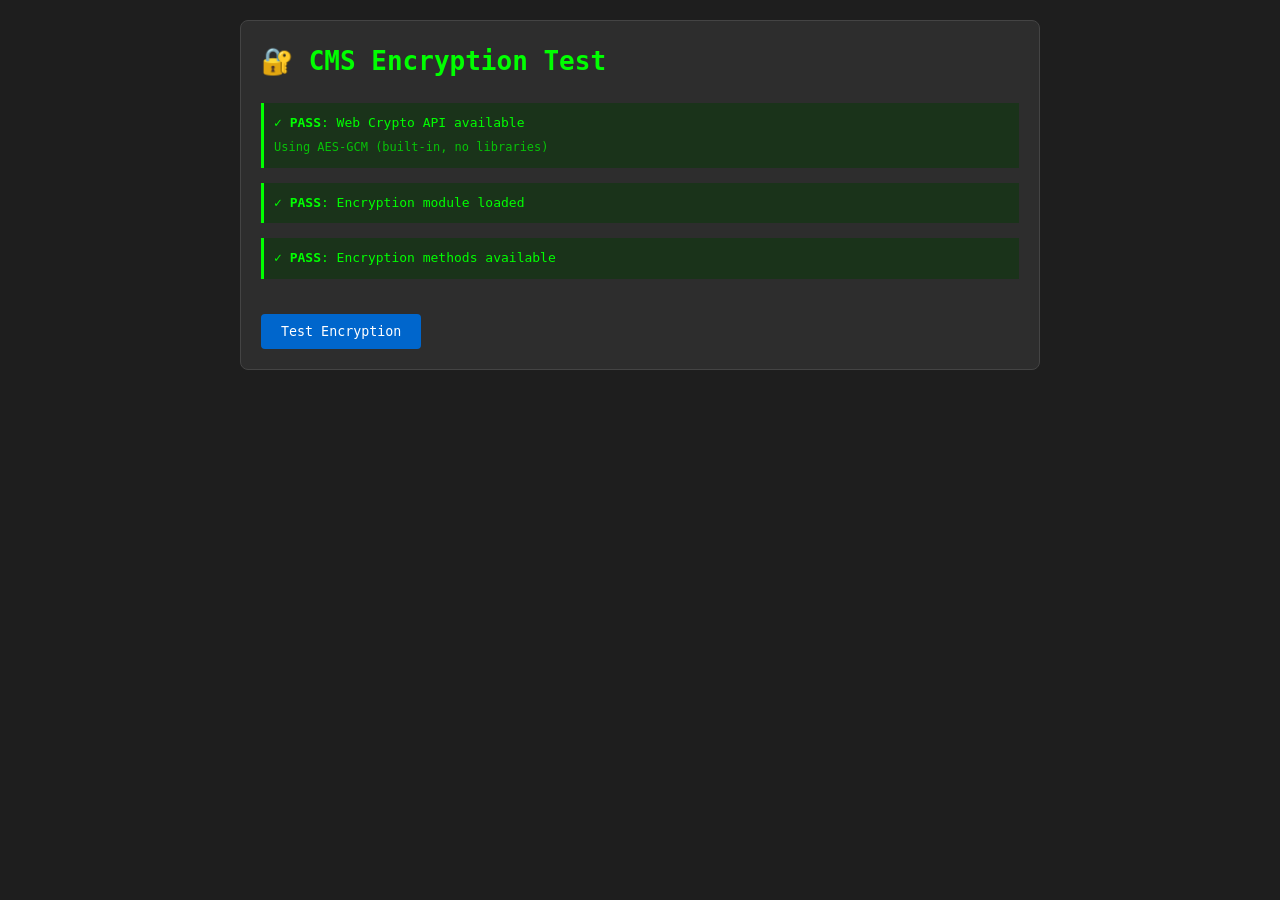
<file: admin/test.html>
<!DOCTYPE html>
<html lang="en">
<head>
    <meta charset="UTF-8">
    <meta name="viewport" content="width=device-width, initial-scale=1.0">
    <title>CMS Encryption Test</title>
    <style>
        * { margin: 0; padding: 0; box-sizing: border-box; }
        body {
            font-family: monospace;
            background: #1e1e1e;
            color: #00ff00;
            padding: 20px;
            line-height: 1.6;
        }
        .container {
            max-width: 800px;
            margin: 0 auto;
            background: #2d2d2d;
            border: 1px solid #444;
            border-radius: 8px;
            padding: 20px;
        }
        h1 { color: #00ff00; margin-bottom: 20px; }
        .test-result {
            margin-bottom: 15px;
            padding: 10px;
            border-left: 3px solid #666;
            background: #333;
        }
        .test-result.pass {
            border-left-color: #00ff00;
            background: #1a331a;
        }
        .test-result.fail {
            border-left-color: #ff3333;
            background: #331a1a;
        }
        .status { font-weight: bold; }
        .pass { color: #00ff00; }
        .fail { color: #ff3333; }
        button {
            background: #0066cc;
            color: white;
            border: none;
            padding: 10px 20px;
            border-radius: 4px;
            cursor: pointer;
            margin-top: 20px;
            font-family: monospace;
        }
        button:hover { background: #0052a3; }
        .output {
            background: #1a1a1a;
            border: 1px solid #444;
            padding: 10px;
            margin-top: 10px;
            border-radius: 4px;
            max-height: 200px;
            overflow-y: auto;
            word-break: break-all;
        }
    </style>
</head>
<body>
    <div class="container">
        <h1>🔐 CMS Encryption Test</h1>
        <div id="tests"></div>
        <button onclick="runEncryptionTest()">Test Encryption</button>
        <div id="testOutput" class="output" style="display: none;"></div>
    </div>

    <!-- No external libraries needed - uses Web Crypto API (built into browsers) -->
    <script src="../assets/js/encryption.js"></script>

    <script>
        const testsContainer = document.getElementById('tests');
        const testOutput = document.getElementById('testOutput');

        function addTest(name, passed, details = '') {
            const div = document.createElement('div');
            div.className = `test-result ${passed ? 'pass' : 'fail'}`;
            const status = passed ? '✓ PASS' : '✗ FAIL';
            div.innerHTML = `
                <span class="status">${status}</span>: ${name}
                ${details ? `<div style="margin-top: 5px; opacity: 0.7; font-size: 12px;">${details}</div>` : ''}
            `;
            testsContainer.appendChild(div);
        }

        // Test 1: Web Crypto API available
        const webCryptoAvailable = typeof window !== 'undefined' && 
                                   window.crypto && 
                                   window.crypto.subtle;
        
        if (webCryptoAvailable) {
            addTest('Web Crypto API available', true, 'Using AES-GCM (built-in, no libraries)');
        } else {
            addTest('Web Crypto API available', false, 'window.crypto.subtle not found');
        }

        // Test 2: Encryption module loaded
        if (typeof Encryption !== 'undefined') {
            addTest('Encryption module loaded', true);
        } else {
            addTest('Encryption module loaded', false, 'Encryption object is undefined');
        }

        // Test 3: Encryption has required methods
        if (typeof Encryption !== 'undefined' && 
            typeof Encryption.encrypt === 'function' && 
            typeof Encryption.decrypt === 'function') {
            addTest('Encryption methods available', true);
        } else {
            addTest('Encryption methods available', false, 'encrypt/decrypt methods missing');
        }

        // Run encryption test
        async function runEncryptionTest() {
            try {
                testOutput.style.display = 'block';
                testOutput.textContent = 'Running encryption test...\n\n';

                const testData = { test: 'Hello World', timestamp: new Date().toISOString() };
                const password = 'TestPassword123!';

                testOutput.textContent += '1. Test Data: ' + JSON.stringify(testData) + '\n\n';

                // Encrypt
                const encrypted = await Encryption.encrypt(testData, password);
                testOutput.textContent += '2. Encrypted (first 100 chars): ' + encrypted.substring(0, 100) + '...\n\n';

                // Decrypt
                const decrypted = await Encryption.decrypt(encrypted, password);
                testOutput.textContent += '3. Decrypted: ' + JSON.stringify(decrypted) + '\n\n';

                // Verify
                const matches = JSON.stringify(testData) === JSON.stringify(decrypted);
                testOutput.textContent += `4. Verification: ${matches ? '✓ PASSED - Data matches!' : '✗ FAILED - Data mismatch!'}\n`;
            } catch (error) {
                testOutput.style.display = 'block';
                testOutput.textContent = '❌ ERROR:\n' + error.message + '\n\nStack:\n' + error.stack;
            }
        }
    </script>
</body>
</html>
</file>
<file: assets/css/base.css>
/* ==========================================
   BASE STYLES - Shared across all pages
   ========================================== */

:root {
    /* Colors */
    --color-primary: #0066cc;
    --color-primary-dark: #0052a3;
    --color-primary-light: #e6f0ff;
    --color-secondary: #ff6b35;
    --color-dark: #1a1a1a;
    --color-light: #f5f5f5;
    --color-text: #333333;
    --color-text-muted: #666666;
    --color-border: #e0e0e0;
    --color-success: #28a745;
    --color-warning: #ffc107;
    --color-error: #dc3545;
    --color-info: #17a2b8;
    
    /* Typography */
    --font-family: 'Inter', -apple-system, BlinkMacSystemFont, 'Segoe UI', sans-serif;
    --font-size-base: 16px;
    --font-size-sm: 14px;
    --font-size-lg: 18px;
    --font-size-xl: 24px;
    --font-size-2xl: 32px;
    --font-size-3xl: 48px;
    
    /* Spacing */
    --spacing-xs: 4px;
    --spacing-sm: 8px;
    --spacing-md: 16px;
    --spacing-lg: 24px;
    --spacing-xl: 32px;
    --spacing-2xl: 48px;
    
    /* Borders & Shadows */
    --border-radius: 8px;
    --border-radius-lg: 12px;
    --shadow-sm: 0 1px 2px rgba(0, 0, 0, 0.05);
    --shadow-md: 0 4px 6px rgba(0, 0, 0, 0.1);
    --shadow-lg: 0 10px 15px rgba(0, 0, 0, 0.1);
    
    /* Transitions */
    --transition: all 0.3s ease;
}

/* ==========================================
   RESET
   ========================================== */

* {
    margin: 0;
    padding: 0;
    box-sizing: border-box;
}

html {
    font-size: var(--font-size-base);
    scroll-behavior: smooth;
}

body {
    font-family: var(--font-family);
    color: var(--color-text);
    background-color: #ffffff;
    line-height: 1.6;
}

/* ==========================================
   TYPOGRAPHY
   ========================================== */

h1, h2, h3, h4, h5, h6 {
    font-weight: 600;
    line-height: 1.2;
    margin-bottom: var(--spacing-md);
}

h1 { font-size: var(--font-size-3xl); }
h2 { font-size: var(--font-size-2xl); }
h3 { font-size: var(--font-size-xl); }
h4 { font-size: var(--font-size-lg); }
h5 { font-size: var(--font-size-base); }
h6 { font-size: var(--font-size-sm); }

p {
    margin-bottom: var(--spacing-md);
}

a {
    color: var(--color-primary);
    text-decoration: none;
    transition: var(--transition);
}

a:hover {
    color: var(--color-primary-dark);
}

/* ==========================================
   CONTAINERS & LAYOUT
   ========================================== */

.container {
    max-width: 1200px;
    margin: 0 auto;
    padding: 0 var(--spacing-md);
}

.section {
    padding: var(--spacing-2xl) 0;
}

/* ==========================================
   BUTTONS
   ========================================== */

.btn {
    display: inline-flex;
    align-items: center;
    justify-content: center;
    padding: var(--spacing-sm) var(--spacing-lg);
    font-size: var(--font-size-base);
    font-weight: 500;
    border: 2px solid transparent;
    border-radius: var(--border-radius);
    cursor: pointer;
    transition: var(--transition);
    text-decoration: none;
    white-space: nowrap;
}

.btn:disabled {
    opacity: 0.6;
    cursor: not-allowed;
}

.btn-primary {
    background-color: var(--color-primary);
    color: #ffffff;
    border-color: var(--color-primary);
}

.btn-primary:hover:not(:disabled) {
    background-color: var(--color-primary-dark);
    border-color: var(--color-primary-dark);
}

.btn-secondary {
    background-color: transparent;
    color: var(--color-primary);
    border-color: var(--color-primary);
}

.btn-secondary:hover:not(:disabled) {
    background-color: var(--color-primary-light);
}

.btn-danger {
    background-color: var(--color-error);
    color: #ffffff;
    border-color: var(--color-error);
}

.btn-danger:hover:not(:disabled) {
    background-color: #c82333;
}

.btn-success {
    background-color: var(--color-success);
    color: #ffffff;
    border-color: var(--color-success);
}

.btn-success:hover:not(:disabled) {
    background-color: #218838;
}

.btn-sm {
    padding: var(--spacing-xs) var(--spacing-md);
    font-size: var(--font-size-sm);
}

.btn-lg {
    padding: var(--spacing-md) var(--spacing-xl);
    font-size: var(--font-size-lg);
}

/* ==========================================
   FORMS
   ========================================== */

.form-group {
    margin-bottom: var(--spacing-lg);
}

label {
    display: block;
    margin-bottom: var(--spacing-sm);
    font-weight: 500;
    font-size: var(--font-size-sm);
}

.form-control {
    width: 100%;
    padding: var(--spacing-sm) var(--spacing-md);
    font-size: var(--font-size-base);
    font-family: var(--font-family);
    border: 1px solid var(--color-border);
    border-radius: var(--border-radius);
    background-color: #ffffff;
    color: var(--color-text);
    transition: var(--transition);
}

.form-control:focus {
    outline: none;
    border-color: var(--color-primary);
    box-shadow: 0 0 0 3px var(--color-primary-light);
}

.form-control:disabled {
    background-color: var(--color-light);
    color: var(--color-text-muted);
    cursor: not-allowed;
}

textarea.form-control {
    resize: vertical;
    min-height: 120px;
}

.form-error {
    color: var(--color-error);
    font-size: var(--font-size-sm);
    margin-top: var(--spacing-xs);
}

.form-control.error {
    border-color: var(--color-error);
}

/* ==========================================
   UTILITIES
   ========================================== */

.text-center { text-align: center; }
.text-left { text-align: left; }
.text-right { text-align: right; }

.mt-0 { margin-top: 0; }
.mt-sm { margin-top: var(--spacing-sm); }
.mt-md { margin-top: var(--spacing-md); }
.mt-lg { margin-top: var(--spacing-lg); }
.mt-xl { margin-top: var(--spacing-xl); }

.mb-0 { margin-bottom: 0; }
.mb-sm { margin-bottom: var(--spacing-sm); }
.mb-md { margin-bottom: var(--spacing-md); }
.mb-lg { margin-bottom: var(--spacing-lg); }
.mb-xl { margin-bottom: var(--spacing-xl); }

.hidden { display: none !important; }
.visible { display: block !important; }

/* ==========================================
   RESPONSIVE
   ========================================== */

@media (max-width: 768px) {
    h1 { font-size: var(--font-size-2xl); }
    h2 { font-size: var(--font-size-xl); }
    h3 { font-size: var(--font-size-lg); }
    
    .container {
        padding: 0 var(--spacing-md);
    }
}
</file>
<file: styles.css>
/* ==========================================================================
   BeSpoke Integrated - Modern Glassmorphism & Responsive Design System
   ========================================================================== */

@import url('https://fonts.googleapis.com/css2?family=Plus+Jakarta+Sans:wght@300;400;500;600;700;800&display=swap');

/* --- CSS Variables & Design Tokens --- */
:root {
    /* Color Palette */
    --bg-dark: #0b0f19;
    --bg-dark-alt: #111827;
    --primary-glow: #6366f1;
    --secondary-glow: #38bdf8;
    --accent-glow: #a855f7;
    --emerald-glow: #10b981;
    --amber-glow: #f59e0b;
    
    /* Text Colors */
    --text-primary: #f8fafc;
    --text-secondary: #94a3b8;
    --text-muted: #64748b;
    
    /* Glassmorphism Surface Variables */
    --glass-bg: rgba(255, 255, 255, 0.04);
    --glass-bg-hover: rgba(255, 255, 255, 0.08);
    --glass-bg-active: rgba(255, 255, 255, 0.12);
    --glass-border: rgba(255, 255, 255, 0.12);
    --glass-border-hover: rgba(99, 102, 241, 0.4);
    --glass-blur: blur(20px) saturate(180%);
    --glass-shadow: 0 8px 32px 0 rgba(0, 0, 0, 0.37);
    --glass-shadow-lg: 0 20px 50px rgba(0, 0, 0, 0.5), inset 0 1px 0 rgba(255, 255, 255, 0.2);
    --glass-highlight: inset 0 1px 0 0 rgba(255, 255, 255, 0.15);
    
    /* Gradients */
    --gradient-text: linear-gradient(135deg, #ffffff 0%, #cbd5e1 50%, #94a3b8 100%);
    --gradient-brand: linear-gradient(135deg, #38bdf8 0%, #818cf8 50%, #c084fc 100%);
    --gradient-accent: linear-gradient(135deg, #f43f5e 0%, #fb7185 50%, #fbbf24 100%);
    --gradient-card-glow: radial-gradient(800px circle at var(--mouse-x, 50%) var(--mouse-y, 50%), rgba(255, 255, 255, 0.06), transparent 40%);

    /* Transitions & Sizing */
    --transition-fast: 0.2s cubic-bezier(0.4, 0, 0.2, 1);
    --transition-normal: 0.3s cubic-bezier(0.4, 0, 0.2, 1);
    --transition-smooth: 0.5s cubic-bezier(0.16, 1, 0.3, 1);
    --radius-sm: 8px;
    --radius-md: 14px;
    --radius-lg: 20px;
    --radius-xl: 28px;
    --radius-full: 9999px;
}

/* --- Base & Reset --- */
*, *::before, *::after {
    margin: 0;
    padding: 0;
    box-sizing: border-box;
}

html {
    scroll-behavior: smooth;
    font-size: 16px;
    overflow-x: hidden;
}

body {
    font-family: 'Plus Jakarta Sans', -apple-system, BlinkMacSystemFont, 'Segoe UI', Roboto, sans-serif;
    background-color: var(--bg-dark);
    color: var(--text-primary);
    line-height: 1.6;
    overflow-x: hidden;
    position: relative;
    min-height: 100vh;
    -webkit-font-smoothing: antialiased;
    -moz-osx-font-smoothing: grayscale;
}

/* --- Ambient Glowing Background Mesh --- */
.ambient-bg {
    position: fixed;
    top: 0;
    left: 0;
    width: 100vw;
    height: 100vh;
    z-index: -1;
    overflow: hidden;
    pointer-events: none;
}

.blob {
    position: absolute;
    border-radius: 50%;
    filter: blur(90px);
    opacity: 0.45;
    animation: float 20s infinite alternate cubic-bezier(0.45, 0.05, 0.55, 0.95);
}

.blob-1 {
    top: -10%;
    left: -10%;
    width: 50vw;
    height: 50vw;
    background: radial-gradient(circle, var(--primary-glow) 0%, rgba(99, 102, 241, 0) 70%);
}

.blob-2 {
    bottom: -10%;
    right: -10%;
    width: 55vw;
    height: 55vw;
    background: radial-gradient(circle, var(--secondary-glow) 0%, rgba(56, 189, 248, 0) 70%);
    animation-delay: -7s;
}

.blob-3 {
    top: 40%;
    left: 30%;
    width: 40vw;
    height: 40vw;
    background: radial-gradient(circle, var(--accent-glow) 0%, rgba(168, 85, 247, 0) 70%);
    animation-delay: -14s;
}

@keyframes float {
    0% {
        transform: translate(0, 0) scale(1);
    }
    50% {
        transform: translate(5%, 10%) scale(1.1);
    }
    100% {
        transform: translate(-5%, -5%) scale(0.95);
    }
}

/* --- Layout Container --- */
.container {
    width: 100%;
    max-width: 1240px;
    margin: 0 auto;
    padding: 0 1.5rem;
}

/* --- Glassmorphism Reusable Classes --- */
.glass-panel {
    background: var(--glass-bg);
    backdrop-filter: var(--glass-blur);
    -webkit-backdrop-filter: var(--glass-blur);
    border: 1px solid var(--glass-border);
    box-shadow: var(--glass-shadow);
    box-shadow: var(--glass-highlight);
    border-radius: var(--radius-lg);
}

.glass-card {
    background: var(--glass-bg);
    backdrop-filter: var(--glass-blur);
    -webkit-backdrop-filter: var(--glass-blur);
    border: 1px solid var(--glass-border);
    border-radius: var(--radius-lg);
    box-shadow: var(--glass-shadow);
    transition: transform var(--transition-smooth), border-color var(--transition-normal), box-shadow var(--transition-normal), background var(--transition-normal);
    position: relative;
    overflow: hidden;
}

.glass-card::before {
    content: '';
    position: absolute;
    top: 0;
    left: 0;
    right: 0;
    height: 1px;
    background: linear-gradient(90deg, transparent, rgba(255, 255, 255, 0.25), transparent);
}

.glass-card:hover {
    transform: translateY(-6px);
    border-color: var(--glass-border-hover);
    box-shadow: var(--glass-shadow-lg), 0 0 25px rgba(99, 102, 241, 0.2);
    background: var(--glass-bg-hover);
}

/* --- Navigation Header --- */
.header {
    position: fixed;
    top: 0;
    left: 0;
    width: 100%;
    z-index: 1000;
    padding: 1rem 0;
    transition: all var(--transition-normal);
}

.header.scrolled {
    padding: 0.65rem 0;
}

.header.scrolled .nav-container {
    background: rgba(11, 15, 25, 0.8);
    backdrop-filter: blur(24px) saturate(200%);
    -webkit-backdrop-filter: blur(24px) saturate(200%);
    border-color: rgba(255, 255, 255, 0.15);
    box-shadow: 0 10px 30px rgba(0, 0, 0, 0.5);
}

.nav-container {
    display: flex;
    justify-content: space-between;
    align-items: center;
    padding: 0.75rem 1.5rem;
    border-radius: var(--radius-full);
    background: rgba(255, 255, 255, 0.03);
    backdrop-filter: var(--glass-blur);
    -webkit-backdrop-filter: var(--glass-blur);
    border: 1px solid var(--glass-border);
    transition: all var(--transition-normal);
}

.nav-brand {
    display: flex;
    align-items: center;
    gap: 0.75rem;
    text-decoration: none;
}

.brand-logo-icon {
    width: 40px;
    height: 40px;
    border-radius: 12px;
    background: var(--gradient-brand);
    display: flex;
    align-items: center;
    justify-content: center;
    color: white;
    font-size: 1.2rem;
    box-shadow: 0 0 20px rgba(56, 189, 248, 0.4);
}

.brand-text {
    font-size: 1.25rem;
    font-weight: 800;
    letter-spacing: -0.02em;
    background: var(--gradient-brand);
    -webkit-background-clip: text;
    -webkit-text-fill-color: transparent;
    background-clip: text;
}

.nav-menu {
    display: flex;
    list-style: none;
    gap: 0.5rem;
    align-items: center;
}

.nav-link {
    text-decoration: none;
    color: var(--text-secondary);
    font-weight: 600;
    font-size: 0.95rem;
    padding: 0.5rem 1rem;
    border-radius: var(--radius-full);
    transition: all var(--transition-fast);
    position: relative;
}

.nav-link:hover,
.nav-link.active {
    color: var(--text-primary);
    background: rgba(255, 255, 255, 0.08);
}

.nav-link.active {
    color: #38bdf8;
    background: rgba(56, 189, 248, 0.12);
    border: 1px solid rgba(56, 189, 248, 0.25);
}

/* Language Switcher */
.language-toggle {
    display: flex;
    background: rgba(0, 0, 0, 0.3);
    padding: 3px;
    border-radius: var(--radius-full);
    border: 1px solid rgba(255, 255, 255, 0.1);
}

.lang-btn {
    padding: 0.35rem 0.85rem;
    border: none;
    background: transparent;
    color: var(--text-muted);
    border-radius: var(--radius-full);
    cursor: pointer;
    font-weight: 700;
    font-size: 0.8rem;
    letter-spacing: 0.05em;
    transition: all var(--transition-fast);
}

.lang-btn.active {
    background: var(--gradient-brand);
    color: white;
    box-shadow: 0 0 12px rgba(99, 102, 241, 0.4);
}

.lang-btn:hover:not(.active) {
    color: var(--text-primary);
}

/* Hamburger Icon */
.hamburger {
    display: none;
    flex-direction: column;
    justify-content: center;
    align-items: center;
    width: 42px;
    height: 42px;
    border-radius: 12px;
    background: rgba(255, 255, 255, 0.05);
    border: 1px solid rgba(255, 255, 255, 0.1);
    cursor: pointer;
    gap: 5px;
    transition: all var(--transition-fast);
}

.hamburger span {
    width: 20px;
    height: 2px;
    background: var(--text-primary);
    border-radius: 2px;
    transition: all var(--transition-normal);
}

.hamburger.open span:nth-child(1) {
    transform: translateY(7px) rotate(45deg);
}

.hamburger.open span:nth-child(2) {
    opacity: 0;
    transform: translateX(-10px);
}

.hamburger.open span:nth-child(3) {
    transform: translateY(-7px) rotate(-45deg);
}

/* --- Hero Section --- */
.hero {
    min-height: 100vh;
    padding: 9rem 0 5rem;
    display: flex;
    align-items: center;
    position: relative;
}

.hero-content {
    display: grid;
    grid-template-columns: 1.1fr 0.9fr;
    gap: 3.5rem;
    align-items: center;
}

.hero-badge {
    display: inline-flex;
    align-items: center;
    gap: 0.5rem;
    padding: 0.4rem 1rem;
    border-radius: var(--radius-full);
    background: rgba(99, 102, 241, 0.12);
    border: 1px solid rgba(99, 102, 241, 0.3);
    color: #818cf8;
    font-size: 0.85rem;
    font-weight: 700;
    margin-bottom: 1.5rem;
    box-shadow: 0 0 15px rgba(99, 102, 241, 0.2);
}

.hero-badge i {
    font-size: 0.8rem;
    color: #38bdf8;
}

.hero-title {
    font-size: clamp(2.5rem, 5vw, 4rem);
    font-weight: 800;
    line-height: 1.1;
    margin-bottom: 1.5rem;
    letter-spacing: -0.03em;
}

.hero-title-main {
    display: block;
    color: var(--text-primary);
}

.hero-title-sub {
    display: block;
    background: var(--gradient-brand);
    -webkit-background-clip: text;
    -webkit-text-fill-color: transparent;
    background-clip: text;
}

.hero-description {
    font-size: 1.15rem;
    color: var(--text-secondary);
    margin-bottom: 2.5rem;
    line-height: 1.7;
    max-width: 580px;
}

.hero-buttons {
    display: flex;
    gap: 1.25rem;
    flex-wrap: wrap;
    align-items: center;
}

/* Glass Buttons */
.btn {
    display: inline-flex;
    align-items: center;
    justify-content: center;
    gap: 0.6rem;
    padding: 0.9rem 2rem;
    border-radius: var(--radius-full);
    font-weight: 700;
    font-size: 1rem;
    text-decoration: none;
    cursor: pointer;
    transition: all var(--transition-normal);
    border: none;
}

.btn-primary {
    background: var(--gradient-brand);
    color: white;
    box-shadow: 0 10px 25px -5px rgba(56, 189, 248, 0.4), inset 0 1px 0 rgba(255, 255, 255, 0.3);
    position: relative;
    overflow: hidden;
}

.btn-primary::after {
    content: '';
    position: absolute;
    top: -50%;
    left: -50%;
    width: 200%;
    height: 200%;
    background: linear-gradient(60deg, transparent, rgba(255, 255, 255, 0.25), transparent);
    transform: rotate(30deg);
    transition: transform 0.8s ease;
}

.btn-primary:hover::after {
    transform: rotate(30deg) translate(100%, 100%);
}

.btn-primary:hover {
    transform: translateY(-3px);
    box-shadow: 0 15px 35px -5px rgba(56, 189, 248, 0.6), 0 0 20px rgba(99, 102, 241, 0.5);
}

.btn-secondary {
    background: rgba(255, 255, 255, 0.05);
    backdrop-filter: blur(10px);
    -webkit-backdrop-filter: blur(10px);
    color: var(--text-primary);
    border: 1px solid rgba(255, 255, 255, 0.2);
}

.btn-secondary:hover {
    background: rgba(255, 255, 255, 0.12);
    border-color: rgba(255, 255, 255, 0.4);
    transform: translateY(-3px);
    box-shadow: 0 10px 25px rgba(0, 0, 0, 0.3);
}

/* Three.js Canvas Styling */
#three-network-canvas {
    position: absolute;
    top: 0;
    left: 0;
    width: 100%;
    height: 100%;
    z-index: 1;
    opacity: 0.85;
    pointer-events: none;
}

/* Hero Tech Showcase (3D Animated Glass Cards Stage) */
.hero-visual {
    position: relative;
    perspective: 1200px;
    transform-style: preserve-3d;
    padding: 1.5rem 0.5rem;
}

.hero-glass-grid {
    display: grid;
    grid-template-columns: repeat(2, 1fr);
    gap: 1.5rem;
    position: relative;
    transform-style: preserve-3d;
    transition: transform 0.6s cubic-bezier(0.16, 1, 0.3, 1);
    animation: heroClusterFloat 10s ease-in-out infinite alternate;
}

@keyframes heroClusterFloat {
    0% {
        transform: rotateX(8deg) rotateY(-12deg) rotateZ(1deg) translateZ(0px);
    }
    50% {
        transform: rotateX(-6deg) rotateY(10deg) rotateZ(-1deg) translateZ(25px);
    }
    100% {
        transform: rotateX(10deg) rotateY(-8deg) rotateZ(2deg) translateZ(10px);
    }
}

.hero-glass-card {
    background: rgba(255, 255, 255, 0.04);
    backdrop-filter: blur(20px);
    -webkit-backdrop-filter: blur(20px);
    border: 1px solid rgba(255, 255, 255, 0.15);
    border-radius: var(--radius-lg);
    padding: 1.75rem 1.5rem;
    display: flex;
    flex-direction: column;
    gap: 0.85rem;
    box-shadow: 0 20px 40px rgba(0, 0, 0, 0.4), inset 0 1px 0 rgba(255, 255, 255, 0.2);
    transform-style: preserve-3d;
    transition: transform 0.5s cubic-bezier(0.16, 1, 0.3, 1), border-color 0.4s, box-shadow 0.4s, background 0.4s;
}

.hero-glass-card:nth-child(1) { transform: translateZ(40px) translateY(-5px); }
.hero-glass-card:nth-child(2) { transform: translateZ(65px) translateY(15px); }
.hero-glass-card:nth-child(3) { transform: translateZ(25px) translateY(-5px); }
.hero-glass-card:nth-child(4) { transform: translateZ(50px) translateY(20px); }

.hero-glass-card:hover {
    transform: translateZ(90px) scale(1.08) rotateX(6deg) rotateY(-6deg) !important;
    border-color: rgba(56, 189, 248, 0.6);
    box-shadow: 0 25px 50px rgba(56, 189, 248, 0.35), 0 0 30px rgba(99, 102, 241, 0.4);
    background: rgba(255, 255, 255, 0.1);
}

.card-icon-pod {
    width: 46px;
    height: 46px;
    border-radius: 14px;
    display: flex;
    align-items: center;
    justify-content: center;
    font-size: 1.25rem;
    color: white;
}

.pod-blue { background: linear-gradient(135deg, #38bdf8, #2563eb); }
.pod-purple { background: linear-gradient(135deg, #c084fc, #7c3aed); }
.pod-emerald { background: linear-gradient(135deg, #34d399, #059669); }
.pod-amber { background: linear-gradient(135deg, #fbbf24, #d97706); }

.card-tech-title {
    font-size: 1rem;
    font-weight: 700;
    color: var(--text-primary);
}

.card-tech-desc {
    font-size: 0.82rem;
    color: var(--text-muted);
    line-height: 1.4;
}

/* --- Section Formatting --- */
section {
    padding: 6rem 0;
    position: relative;
}

.section-header {
    text-align: center;
    max-width: 680px;
    margin: 0 auto 4rem;
}

.section-tag {
    display: inline-block;
    padding: 0.35rem 1rem;
    border-radius: var(--radius-full);
    background: rgba(56, 189, 248, 0.1);
    border: 1px solid rgba(56, 189, 248, 0.25);
    color: #38bdf8;
    font-size: 0.8rem;
    font-weight: 700;
    letter-spacing: 0.08em;
    text-transform: uppercase;
    margin-bottom: 1rem;
}

.section-title {
    font-size: clamp(2rem, 4vw, 2.75rem);
    font-weight: 800;
    letter-spacing: -0.02em;
    margin-bottom: 1rem;
    color: var(--text-primary);
}

.section-subtitle {
    font-size: 1.1rem;
    color: var(--text-secondary);
    line-height: 1.6;
}

/* --- Services Section --- */
.services-grid {
    display: grid;
    grid-template-columns: repeat(auto-fit, minmax(320px, 1fr));
    gap: 2rem;
}

.service-card {
    padding: 2.5rem 2rem;
    display: flex;
    flex-direction: column;
    gap: 1.25rem;
}

.service-icon-wrapper {
    width: 60px;
    height: 60px;
    border-radius: 18px;
    background: rgba(255, 255, 255, 0.05);
    border: 1px solid rgba(255, 255, 255, 0.15);
    display: flex;
    align-items: center;
    justify-content: center;
    font-size: 1.5rem;
    color: #38bdf8;
    box-shadow: 0 8px 20px rgba(0, 0, 0, 0.2);
    transition: all var(--transition-normal);
}

.service-card:hover .service-icon-wrapper {
    background: var(--gradient-brand);
    color: white;
    transform: scale(1.1) rotate(-4deg);
    box-shadow: 0 10px 25px rgba(56, 189, 248, 0.4);
}

.service-title {
    font-size: 1.3rem;
    font-weight: 700;
    color: var(--text-primary);
    line-height: 1.3;
}

.service-description {
    font-size: 0.95rem;
    color: var(--text-secondary);
    line-height: 1.6;
}

/* --- About Section --- */
.about-container {
    display: grid;
    grid-template-columns: 1fr 1fr;
    gap: 4rem;
    align-items: center;
}

.about-text-content {
    display: flex;
    flex-direction: column;
    gap: 1.5rem;
}

.about-description {
    font-size: 1.05rem;
    color: var(--text-secondary);
    line-height: 1.7;
}

.about-stats-grid {
    display: grid;
    grid-template-columns: repeat(3, 1fr);
    gap: 1.25rem;
    margin-top: 1rem;
}

.stat-card {
    padding: 1.5rem 1rem;
    text-align: center;
    border-radius: var(--radius-md);
    background: rgba(255, 255, 255, 0.03);
    border: 1px solid rgba(255, 255, 255, 0.1);
}

.stat-number {
    font-size: 2.25rem;
    font-weight: 800;
    background: var(--gradient-brand);
    -webkit-background-clip: text;
    -webkit-text-fill-color: transparent;
    background-clip: text;
    margin-bottom: 0.25rem;
}

.stat-label {
    font-size: 0.85rem;
    color: var(--text-muted);
    font-weight: 600;
}

.about-visual-panel {
    padding: 3rem 2rem;
    text-align: center;
    display: flex;
    flex-direction: column;
    align-items: center;
    justify-content: center;
    min-height: 380px;
    position: relative;
}

.building-icon-badge {
    width: 100px;
    height: 100px;
    border-radius: 30px;
    background: linear-gradient(135deg, rgba(99, 102, 241, 0.2), rgba(56, 189, 248, 0.2));
    border: 1px solid rgba(255, 255, 255, 0.2);
    display: flex;
    align-items: center;
    justify-content: center;
    font-size: 3rem;
    color: #38bdf8;
    margin-bottom: 1.5rem;
    box-shadow: 0 0 40px rgba(56, 189, 248, 0.3);
}

.about-tagline {
    font-size: 1.25rem;
    font-weight: 700;
    color: var(--text-primary);
    margin-bottom: 0.5rem;
}

.about-subtagline {
    color: var(--text-muted);
    font-size: 0.95rem;
}

/* --- Contact Section --- */
.contact-grid {
    display: grid;
    grid-template-columns: 0.9fr 1.1fr;
    gap: 3rem;
    align-items: start;
}

.contact-info-list {
    display: flex;
    flex-direction: column;
    gap: 1.5rem;
}

.contact-info-card {
    padding: 1.5rem;
    display: flex;
    align-items: center;
    gap: 1.25rem;
}

.contact-icon-box {
    width: 50px;
    height: 50px;
    border-radius: 16px;
    background: rgba(56, 189, 248, 0.12);
    border: 1px solid rgba(56, 189, 248, 0.3);
    display: flex;
    align-items: center;
    justify-content: center;
    font-size: 1.25rem;
    color: #38bdf8;
    flex-shrink: 0;
}

.contact-details h4 {
    font-size: 1rem;
    font-weight: 700;
    color: var(--text-primary);
    margin-bottom: 0.25rem;
}

.contact-details p {
    font-size: 0.92rem;
    color: var(--text-secondary);
}

/* Glass Form Inputs */
.contact-form-panel {
    padding: 2.5rem;
}

.form-group {
    margin-bottom: 1.5rem;
}

.glass-input {
    width: 100%;
    padding: 1rem 1.25rem;
    border-radius: var(--radius-md);
    background: rgba(255, 255, 255, 0.04);
    border: 1px solid rgba(255, 255, 255, 0.12);
    color: var(--text-primary);
    font-family: inherit;
    font-size: 0.95rem;
    outline: none;
    transition: all var(--transition-normal);
}

.glass-input::placeholder {
    color: var(--text-muted);
}

.glass-input:focus {
    border-color: #38bdf8;
    background: rgba(255, 255, 255, 0.07);
    box-shadow: 0 0 20px rgba(56, 189, 248, 0.2);
}

textarea.glass-input {
    resize: vertical;
    min-height: 130px;
}

/* --- Footer --- */
.footer {
    padding: 5rem 0 2rem;
    background: rgba(7, 10, 18, 0.85);
    backdrop-filter: blur(20px);
    -webkit-backdrop-filter: blur(20px);
    border-top: 1px solid var(--glass-border);
}

.footer-content {
    display: grid;
    grid-template-columns: 1.5fr repeat(3, 1fr);
    gap: 3rem;
    margin-bottom: 4rem;
}

.footer-brand-title {
    font-size: 1.25rem;
    font-weight: 800;
    color: var(--text-primary);
    margin-bottom: 0.5rem;
}

.footer-reg-number {
    font-size: 0.82rem;
    color: #38bdf8;
    font-weight: 600;
    margin-bottom: 1rem;
}

.footer-description {
    color: var(--text-muted);
    font-size: 0.92rem;
    line-height: 1.6;
}

.footer-column-title {
    font-size: 1rem;
    font-weight: 700;
    color: var(--text-primary);
    margin-bottom: 1.25rem;
}

.footer-links {
    list-style: none;
    display: flex;
    flex-direction: column;
    gap: 0.75rem;
}

.footer-links a {
    text-decoration: none;
    color: var(--text-secondary);
    font-size: 0.9rem;
    transition: color var(--transition-fast);
}

.footer-links a:hover {
    color: #38bdf8;
}

.footer-contact-item {
    display: flex;
    align-items: flex-start;
    gap: 0.75rem;
    color: var(--text-secondary);
    font-size: 0.9rem;
    margin-bottom: 0.75rem;
}

.footer-contact-item i {
    color: #38bdf8;
    margin-top: 0.25rem;
}

.footer-bottom {
    text-align: center;
    padding-top: 2rem;
    border-top: 1px solid rgba(255, 255, 255, 0.08);
    color: var(--text-muted);
    font-size: 0.85rem;
}

/* ==========================================================================
   Responsive Breakpoints & Mobile Optimization
   ========================================================================== */

@media (max-width: 992px) {
    .hero-content {
        grid-template-columns: 1fr;
        text-align: center;
    }
    
    .hero-description {
        margin: 0 auto 2.5rem;
    }
    
    .hero-buttons {
        justify-content: center;
    }
    
    .hero-glass-grid {
        max-width: 500px;
        margin: 2rem auto 0;
    }

    .about-container {
        grid-template-columns: 1fr;
        gap: 3rem;
    }

    .contact-grid {
        grid-template-columns: 1fr;
    }
    
    .footer-content {
        grid-template-columns: 1fr 1fr;
        gap: 2.5rem;
    }
}

@media (max-width: 768px) {
    .nav-container {
        padding: 0.65rem 1rem;
    }
    
    .hamburger {
        display: flex;
    }
    
    .nav-menu {
        position: fixed;
        top: 80px;
        left: 1.5rem;
        right: 1.5rem;
        background: rgba(15, 23, 42, 0.95);
        backdrop-filter: blur(24px) saturate(200%);
        -webkit-backdrop-filter: blur(24px) saturate(200%);
        border: 1px solid rgba(255, 255, 255, 0.15);
        border-radius: var(--radius-xl);
        padding: 1.75rem 1.5rem;
        flex-direction: column;
        gap: 0.75rem;
        box-shadow: 0 20px 50px rgba(0, 0, 0, 0.8);
        opacity: 0;
        visibility: hidden;
        transform: translateY(-20px) scale(0.95);
        transition: all var(--transition-normal);
        z-index: 999;
    }
    
    .nav-menu.open {
        opacity: 1;
        visibility: visible;
        transform: translateY(0) scale(1);
    }
    
    .nav-link {
        width: 100%;
        text-align: center;
        padding: 0.75rem 1rem;
        font-size: 1.05rem;
    }
    
    .about-stats-grid {
        grid-template-columns: 1fr;
    }
    
    .footer-content {
        grid-template-columns: 1fr;
        text-align: center;
    }
    
    .footer-contact-item {
        justify-content: center;
    }
}

@media (max-width: 480px) {
    .container {
        padding: 0 1rem;
    }
    
    .hero {
        padding-top: 7.5rem;
    }
    
    .hero-glass-grid {
        grid-template-columns: 1fr;
    }

    .hero-glass-card {
        transform: none !important;
    }
    
    .services-grid {
        grid-template-columns: 1fr;
    }

    .btn {
        width: 100%;
    }

    .contact-form-panel {
        padding: 1.5rem;
    }
}
</file>
<file: assets/css/admin.css>
/* ==========================================
   ADMIN PANEL STYLES
   ========================================== */

.admin-layout {
    display: grid;
    grid-template-columns: 250px 1fr;
    min-height: 100vh;
}

/* ==========================================
   SIDEBAR
   ========================================== */

.admin-sidebar {
    background-color: var(--color-dark);
    color: #ffffff;
    padding: var(--spacing-lg);
    box-shadow: var(--shadow-lg);
    overflow-y: auto;
    max-height: 100vh;
}

.admin-brand {
    font-size: var(--font-size-xl);
    font-weight: 700;
    margin-bottom: var(--spacing-xl);
    padding-bottom: var(--spacing-lg);
    border-bottom: 1px solid rgba(255, 255, 255, 0.1);
}

.admin-nav {
    list-style: none;
}

.admin-nav-item {
    margin-bottom: var(--spacing-sm);
}

.admin-nav-link {
    display: flex;
    align-items: center;
    gap: var(--spacing-md);
    padding: var(--spacing-md);
    color: #ffffff;
    border-radius: var(--border-radius);
    transition: var(--transition);
    text-decoration: none;
}

.admin-nav-link:hover,
.admin-nav-link.active {
    background-color: var(--color-primary);
}

.admin-nav-link i {
    font-size: var(--font-size-lg);
}

/* ==========================================
   MAIN CONTENT
   ========================================== */

.admin-main {
    display: flex;
    flex-direction: column;
    background-color: var(--color-light);
}

.admin-header {
    background-color: #ffffff;
    border-bottom: 1px solid var(--color-border);
    padding: var(--spacing-lg);
    display: flex;
    justify-content: space-between;
    align-items: center;
}

.admin-header-title {
    font-size: var(--font-size-2xl);
    font-weight: 700;
}

.admin-header-actions {
    display: flex;
    gap: var(--spacing-md);
}

.admin-content {
    flex: 1;
    padding: var(--spacing-xl);
    overflow-y: auto;
}

/* ==========================================
   DASHBOARD
   ========================================== */

.dashboard-grid {
    display: grid;
    grid-template-columns: repeat(auto-fit, minmax(250px, 1fr));
    gap: var(--spacing-lg);
    margin-bottom: var(--spacing-xl);
}

.dashboard-card {
    background-color: #ffffff;
    border-radius: var(--border-radius-lg);
    padding: var(--spacing-lg);
    box-shadow: var(--shadow-md);
}

.dashboard-card-title {
    color: var(--color-text-muted);
    font-size: var(--font-size-sm);
    text-transform: uppercase;
    letter-spacing: 0.05em;
    margin-bottom: var(--spacing-md);
}

.dashboard-card-value {
    font-size: var(--font-size-3xl);
    font-weight: 700;
    color: var(--color-primary);
}

/* ==========================================
   MODALS
   ========================================== */

.modal-overlay {
    display: none;
    position: fixed;
    top: 0;
    left: 0;
    right: 0;
    bottom: 0;
    background-color: rgba(0, 0, 0, 0.5);
    z-index: 1000;
    align-items: center;
    justify-content: center;
}

.modal-overlay.active {
    display: flex;
}

.modal {
    background-color: #ffffff;
    border-radius: var(--border-radius-lg);
    box-shadow: var(--shadow-lg);
    max-width: 600px;
    width: 90%;
    max-height: 90vh;
    overflow-y: auto;
}

.modal-header {
    display: flex;
    justify-content: space-between;
    align-items: center;
    padding: var(--spacing-lg);
    border-bottom: 1px solid var(--color-border);
}

.modal-header-title {
    font-size: var(--font-size-xl);
    font-weight: 700;
}

.modal-close {
    background: none;
    border: none;
    font-size: var(--font-size-xl);
    cursor: pointer;
    color: var(--color-text-muted);
}

.modal-body {
    padding: var(--spacing-lg);
}

.modal-footer {
    display: flex;
    gap: var(--spacing-md);
    justify-content: flex-end;
    padding: var(--spacing-lg);
    border-top: 1px solid var(--color-border);
}

/* ==========================================
   TABLES
   ========================================== */

.table-container {
    background-color: #ffffff;
    border-radius: var(--border-radius-lg);
    overflow: hidden;
    box-shadow: var(--shadow-md);
}

table {
    width: 100%;
    border-collapse: collapse;
}

thead {
    background-color: var(--color-light);
    border-bottom: 2px solid var(--color-border);
}

th {
    padding: var(--spacing-md);
    text-align: left;
    font-weight: 600;
    font-size: var(--font-size-sm);
    text-transform: uppercase;
    color: var(--color-text-muted);
}

td {
    padding: var(--spacing-md);
    border-bottom: 1px solid var(--color-border);
}

tbody tr:hover {
    background-color: var(--color-light);
}

/* ==========================================
   ALERTS & NOTIFICATIONS
   ========================================== */

.alert {
    padding: var(--spacing-md) var(--spacing-lg);
    border-radius: var(--border-radius);
    margin-bottom: var(--spacing-lg);
    display: flex;
    gap: var(--spacing-md);
    align-items: flex-start;
}

.alert-success {
    background-color: #d4edda;
    color: #155724;
    border: 1px solid #c3e6cb;
}

.alert-error {
    background-color: #f8d7da;
    color: #721c24;
    border: 1px solid #f5c6cb;
}

.alert-warning {
    background-color: #fff3cd;
    color: #856404;
    border: 1px solid #ffeeba;
}

.alert-info {
    background-color: #d1ecf1;
    color: #0c5460;
    border: 1px solid #bee5eb;
}

.toast {
    position: fixed;
    bottom: var(--spacing-lg);
    right: var(--spacing-lg);
    padding: var(--spacing-md) var(--spacing-lg);
    border-radius: var(--border-radius);
    box-shadow: var(--shadow-lg);
    animation: slideIn 0.3s ease;
    z-index: 2000;
    max-width: 400px;
}

.toast-success {
    background-color: var(--color-success);
    color: #ffffff;
}

.toast-error {
    background-color: var(--color-error);
    color: #ffffff;
}

.toast-warning {
    background-color: var(--color-warning);
    color: var(--color-dark);
}

.toast-info {
    background-color: var(--color-info);
    color: #ffffff;
}

@keyframes slideIn {
    from {
        transform: translateX(400px);
        opacity: 0;
    }
    to {
        transform: translateX(0);
        opacity: 1;
    }
}

/* ==========================================
   LOADING STATE
   ========================================== */

.spinner {
    display: inline-block;
    width: 20px;
    height: 20px;
    border: 3px solid var(--color-border);
    border-top-color: var(--color-primary);
    border-radius: 50%;
    animation: spin 0.6s linear infinite;
}

@keyframes spin {
    to { transform: rotate(360deg); }
}

/* ==========================================
   RESPONSIVE
   ========================================== */

@media (max-width: 768px) {
    .admin-layout {
        grid-template-columns: 1fr;
    }
    
    .admin-sidebar {
        max-height: none;
        display: flex;
        justify-content: space-between;
        align-items: center;
        padding: var(--spacing-md);
    }
    
    .admin-nav {
        display: flex;
        gap: var(--spacing-md);
    }
    
    .admin-nav-link {
        flex-direction: column;
        padding: var(--spacing-sm);
        font-size: var(--font-size-sm);
    }
    
    .dashboard-grid {
        grid-template-columns: 1fr;
    }
    
    .modal {
        width: 95%;
    }
}
</file>
